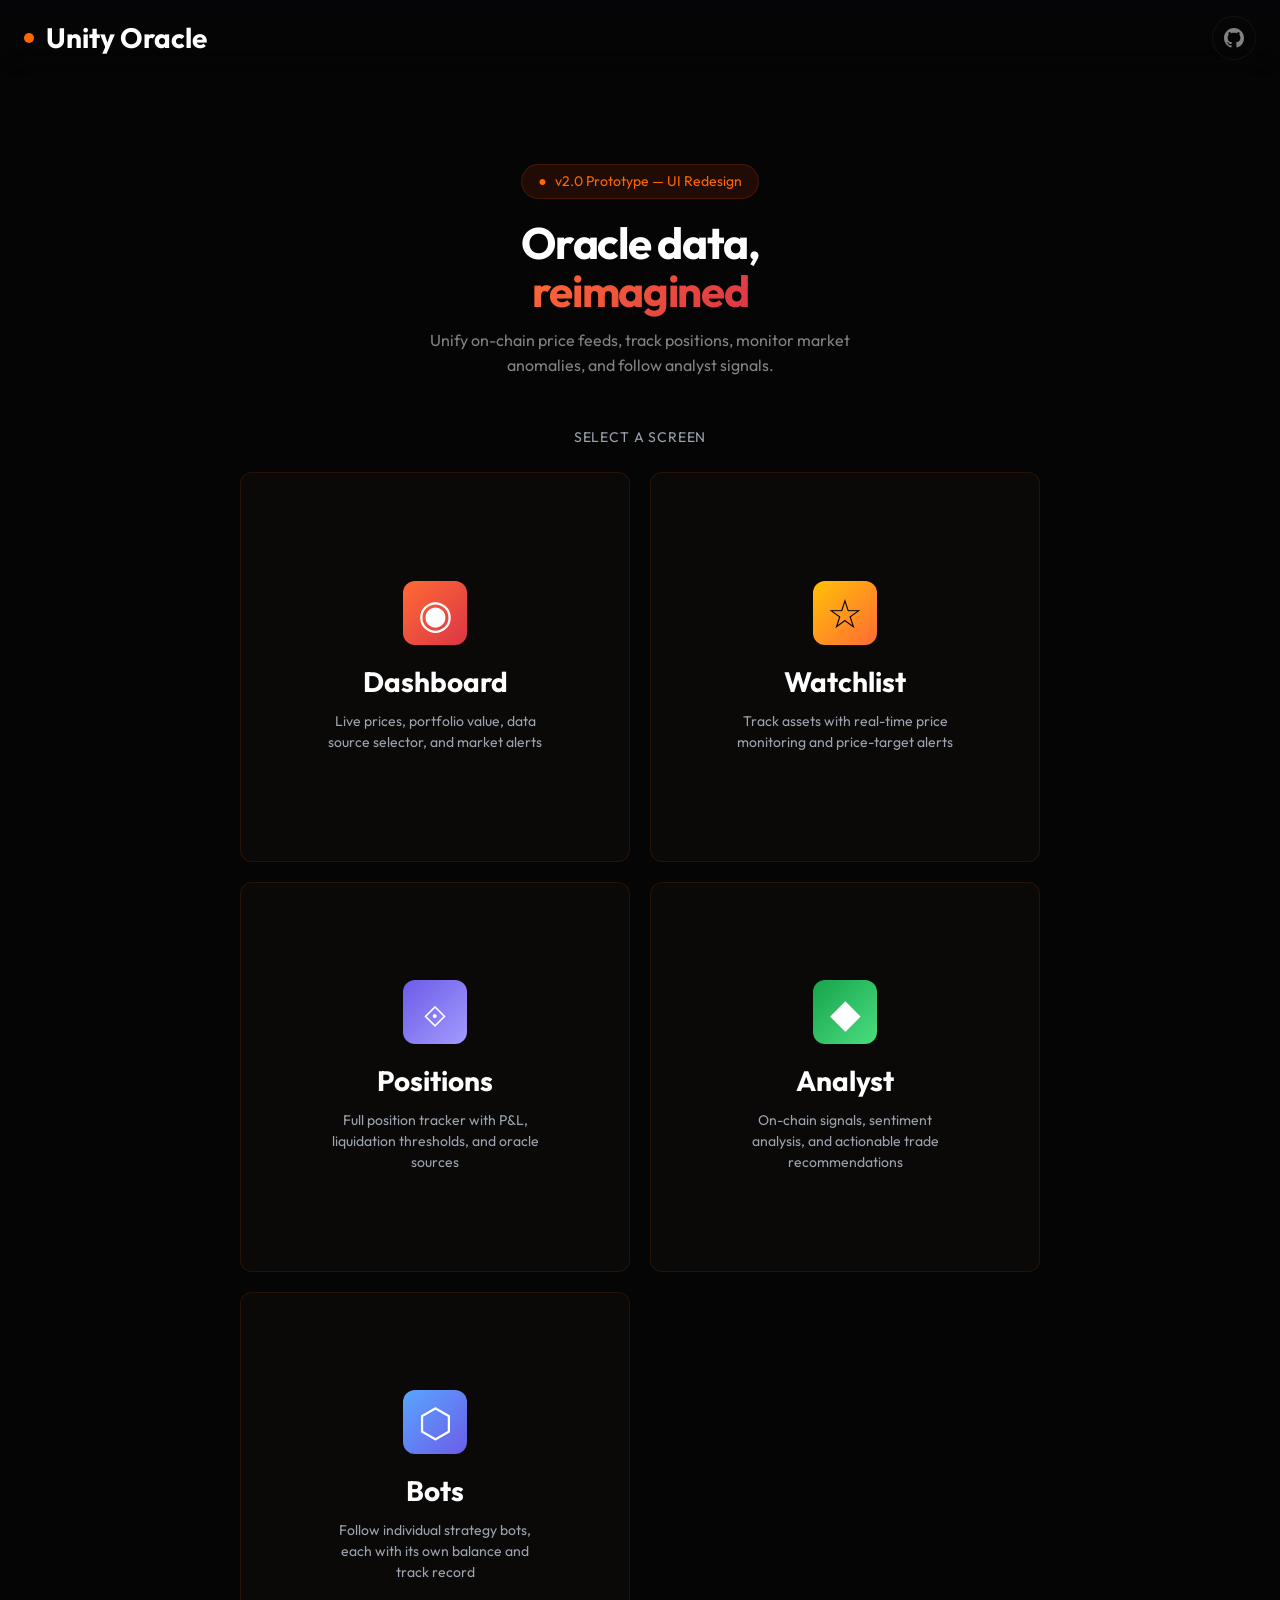
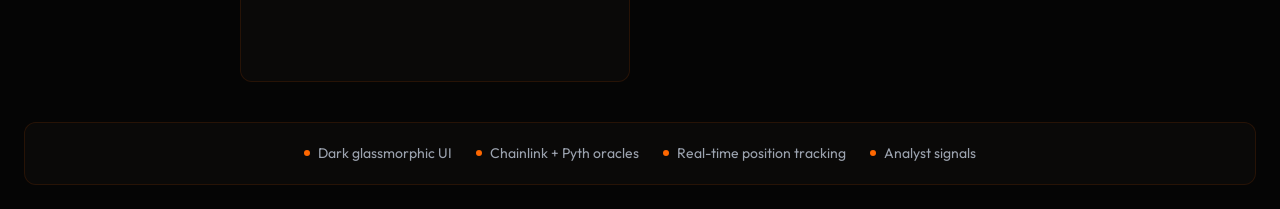
<file: mobile/index.html>
<!doctype html>
<html lang="en">
<head>
  <meta charset="utf-8" />
  <meta name="viewport" content="width=device-width, initial-scale=1" />
  <title>Unity Oracle Aggregator — App Prototype</title>
  <link rel="preconnect" href="https://fonts.googleapis.com" />
  <link rel="preconnect" href="https://fonts.gstatic.com" crossorigin />
  <link href="https://fonts.googleapis.com/css2?family=Outfit:wght@300;500;600;700&family=JetBrains+Mono:wght@400;500;700&display=swap" rel="stylesheet" />
  <link rel="stylesheet" href="css/app.css" />
  <style>
    @import url('https://fonts.cdnfonts.com/css/cabinet-grotesk');
    .hero {
      padding: 64px 0 48px;
      text-align: center;
      max-width: 600px;
      margin: 0 auto;
    }
    .hero .hero-badge {
      display: inline-flex;
      align-items: center;
      gap: var(--space-2);
      padding: 6px 16px;
      background: oklch(0.62 0.22 42 / 0.12);
      border: 1px solid oklch(0.62 0.22 42 / 0.2);
      border-radius: var(--radius-pill);
      font-size: var(--text-sm);
      color: var(--accent);
      margin-bottom: var(--space-5);
    }
    .hero h1 {
      font-family: var(--font-display);
      font-size: clamp(1.75rem, 4vw, 2.75rem);
      font-weight: 700;
      letter-spacing: -0.03em;
      line-height: 1.1;
      margin-bottom: var(--space-3);
    }
    .hero h1 .highlight {
      background: linear-gradient(135deg, #ff6b35, #dc3545);
      -webkit-background-clip: text;
      -webkit-text-fill-color: transparent;
      background-clip: text;
    }
    .hero p {
      font-size: var(--text-base);
      color: var(--fg-2);
      line-height: 1.6;
      max-width: 480px;
      margin: 0 auto;
    }
    .launcher-label {
      text-align: center;
      font-size: var(--text-sm);
      color: var(--muted);
      margin-bottom: var(--space-6);
      letter-spacing: 0.06em;
      text-transform: uppercase;
    }
    .tech-stack {
      display: flex;
      gap: var(--space-6);
      justify-content: center;
      flex-wrap: wrap;
      margin-top: var(--space-10);
      padding: var(--space-5);
    }
    .tech-stack span {
      font-size: var(--text-sm);
      color: var(--muted);
      display: flex;
      align-items: center;
      gap: var(--space-2);
    }
    .tech-stack .dot {
      width: 6px; height: 6px;
      border-radius: 50%;
      background: var(--accent);
    }
    @media (max-width: 767px) {
      .hero { padding: 40px 0 32px; }
    }
  </style>
</head>
<body class="bg-gradient">
  <nav class="nav-bar">
    <div class="logo">
      <span class="accent-dot"></span>
      Unity Oracle
      <div class="glass logo-dropdown" id="logoDropdown">
        <a href="profile.html" class="dd-item">
          <div class="dd-icon" style="background:linear-gradient(135deg,#5865F2,#7289da);color:#fff;">●</div>
          Profile
        </a>
        <a href="settings.html" class="dd-item">
          <div class="dd-icon" style="background:rgba(255,255,255,0.08);color:var(--fg-2);">⚙</div>
          Settings
        </a>
      </div>
    </div>
    <div class="nav-actions">
      <a href="https://github.com/faucetfriend-code/Rug-or-Riches" target="_blank" style="display:flex;">
        <button class="icon-btn" title="GitHub">
          <svg width="20" height="20" viewBox="0 0 24 24" fill="currentColor"><path d="M12 0C5.37 0 0 5.37 0 12c0 5.31 3.435 9.795 8.205 11.385.6.105.825-.255.825-.57 0-.285-.015-1.23-.015-2.235-3.015.555-3.795-.735-4.035-1.41-.135-.345-.72-1.41-1.23-1.695-.42-.225-1.02-.78-.015-.795.945-.015 1.62.87 1.845 1.23 1.08 1.815 2.805 1.305 3.495.99.105-.78.42-1.305.765-1.605-2.67-.3-5.46-1.335-5.46-5.925 0-1.305.465-2.385 1.23-3.225-.12-.3-.54-1.53.12-3.18 0 0 1.005-.315 3.3 1.23.96-.27 1.98-.405 3-.405s2.04.135 3 .405c2.295-1.56 3.3-1.23 3.3-1.23.66 1.65.24 2.88.12 3.18.765.84 1.23 1.905 1.23 3.225 0 4.605-2.805 5.625-5.475 5.925.435.375.81 1.095.81 2.22 0 1.605-.015 2.895-.015 3.3 0 .315.225.69.825.57A12.02 12.02 0 0 0 24 12c0-6.63-5.37-12-12-12z"/></svg>
        </button>
      </a>
    </div>
  </nav>

  <main class="page">
    <section class="hero">
      <div class="hero-badge"><span>●</span> v2.0 Prototype — UI Redesign</div>
      <h1>Oracle data,<br /><span class="highlight">reimagined</span></h1>
      <p>Unify on-chain price feeds, track positions, monitor market anomalies, and follow analyst signals.</p>
    </section>

    <div class="launcher-label">Select a screen</div>

    <div class="square-grid">
      <a href="dashboard.html" class="square-card glass">
        <div class="sq-icon" style="background:linear-gradient(135deg,#ff6b35,#dc3545);color:#fff;">◉</div>
        <h3>Dashboard</h3>
        <p>Live prices, portfolio value, data source selector, and market alerts</p>
      </a>

      <a href="watchlist.html" class="square-card glass">
        <div class="sq-icon" style="background:linear-gradient(135deg,#ffc107,#ff6b35);color:#000;">☆</div>
        <h3>Watchlist</h3>
        <p>Track assets with real-time price monitoring and price-target alerts</p>
      </a>

      <a href="positions.html" class="square-card glass">
        <div class="sq-icon" style="background:linear-gradient(135deg,#6c5ce7,#a29bfe);color:#fff;">⟐</div>
        <h3>Positions</h3>
        <p>Full position tracker with P&L, liquidation thresholds, and oracle sources</p>
      </a>

      <a href="analyst.html" class="square-card glass">
        <div class="sq-icon" style="background:linear-gradient(135deg,#17a34a,#4ade80);color:#fff;">◆</div>
        <h3>Analyst</h3>
        <p>On-chain signals, sentiment analysis, and actionable trade recommendations</p>
      </a>

      <a href="bots.html" class="square-card glass">
        <div class="sq-icon" style="background:linear-gradient(135deg,#58a6ff,#6c5ce7);color:#fff;">⬡</div>
        <h3>Bots</h3>
        <p>Follow individual strategy bots, each with its own balance and track record</p>
      </a>
    </div>

    <div class="glass tech-stack">
      <span><span class="dot"></span>Dark glassmorphic UI</span>
      <span><span class="dot"></span>Chainlink + Pyth oracles</span>
      <span><span class="dot"></span>Real-time position tracking</span>
      <span><span class="dot"></span>Analyst signals</span>
    </div>
  </main>

  <script src="js/app.js"></script>
</body>
</html>
</file>
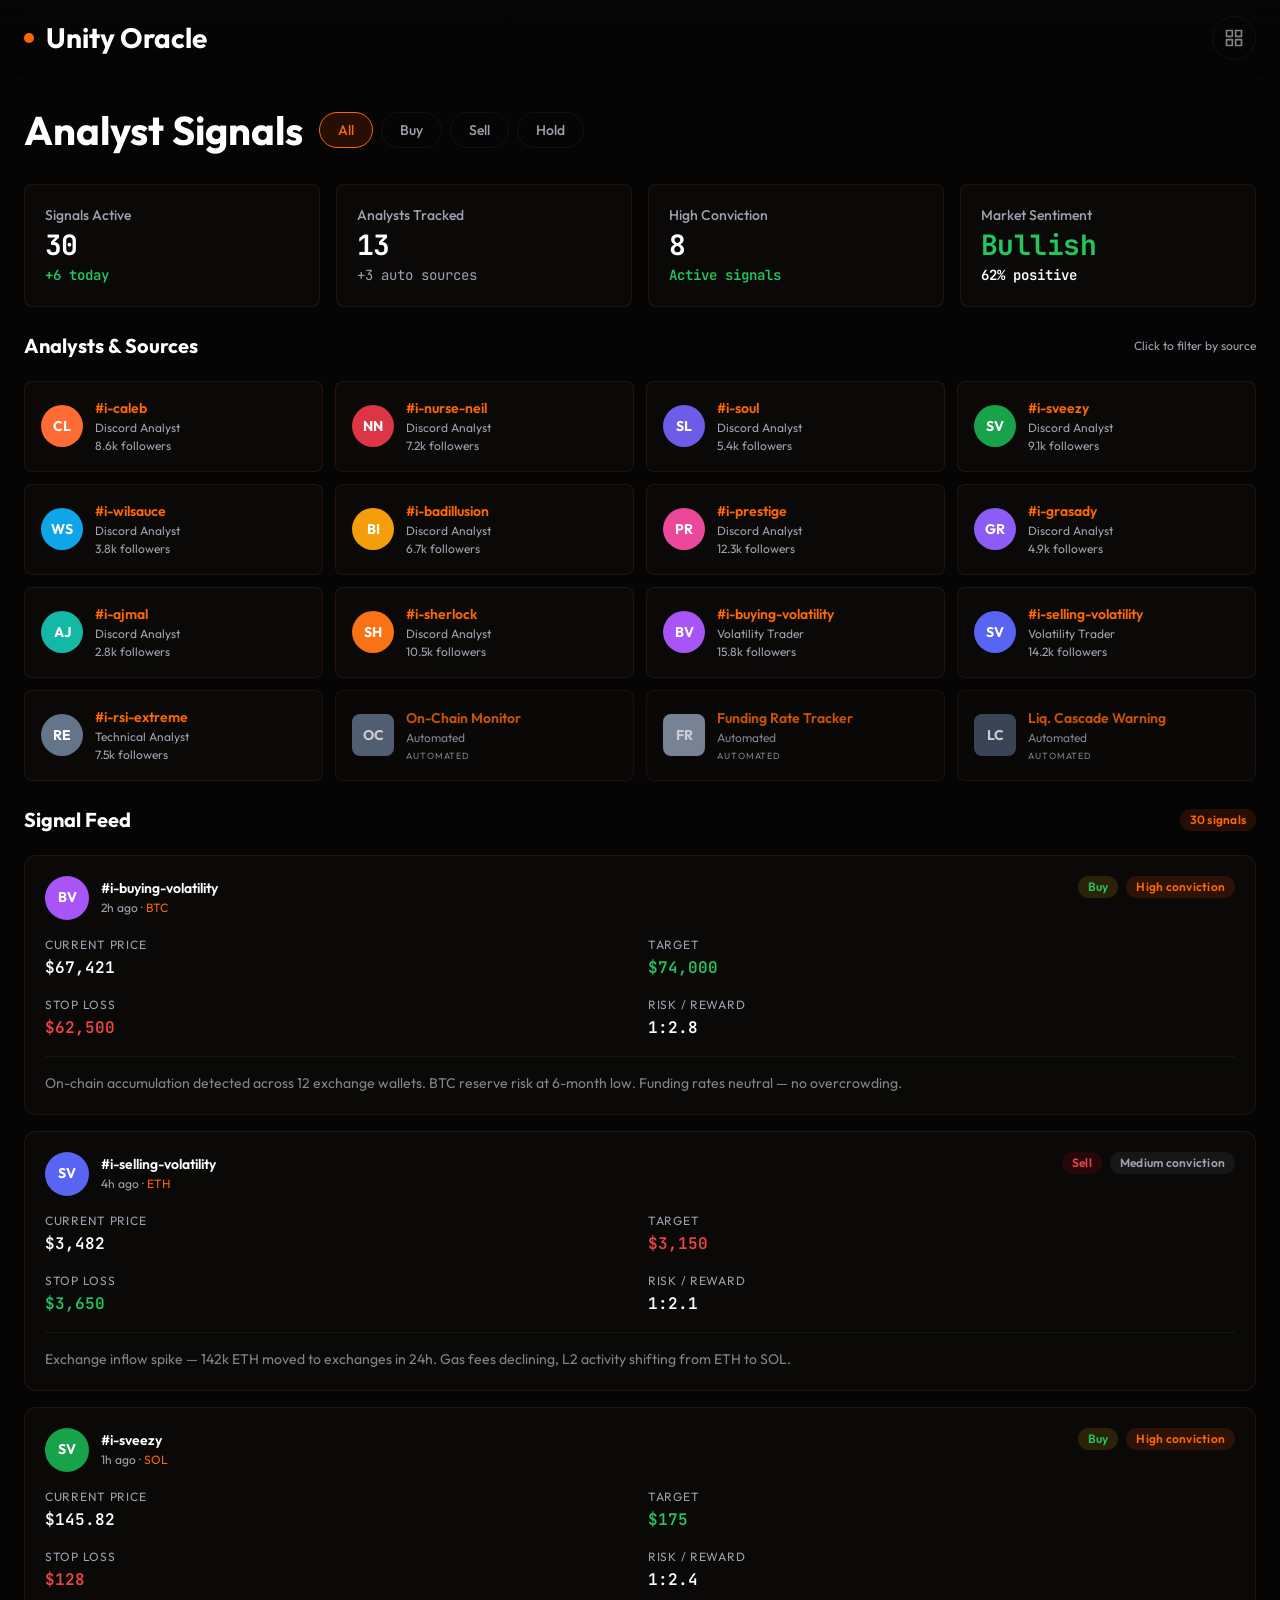
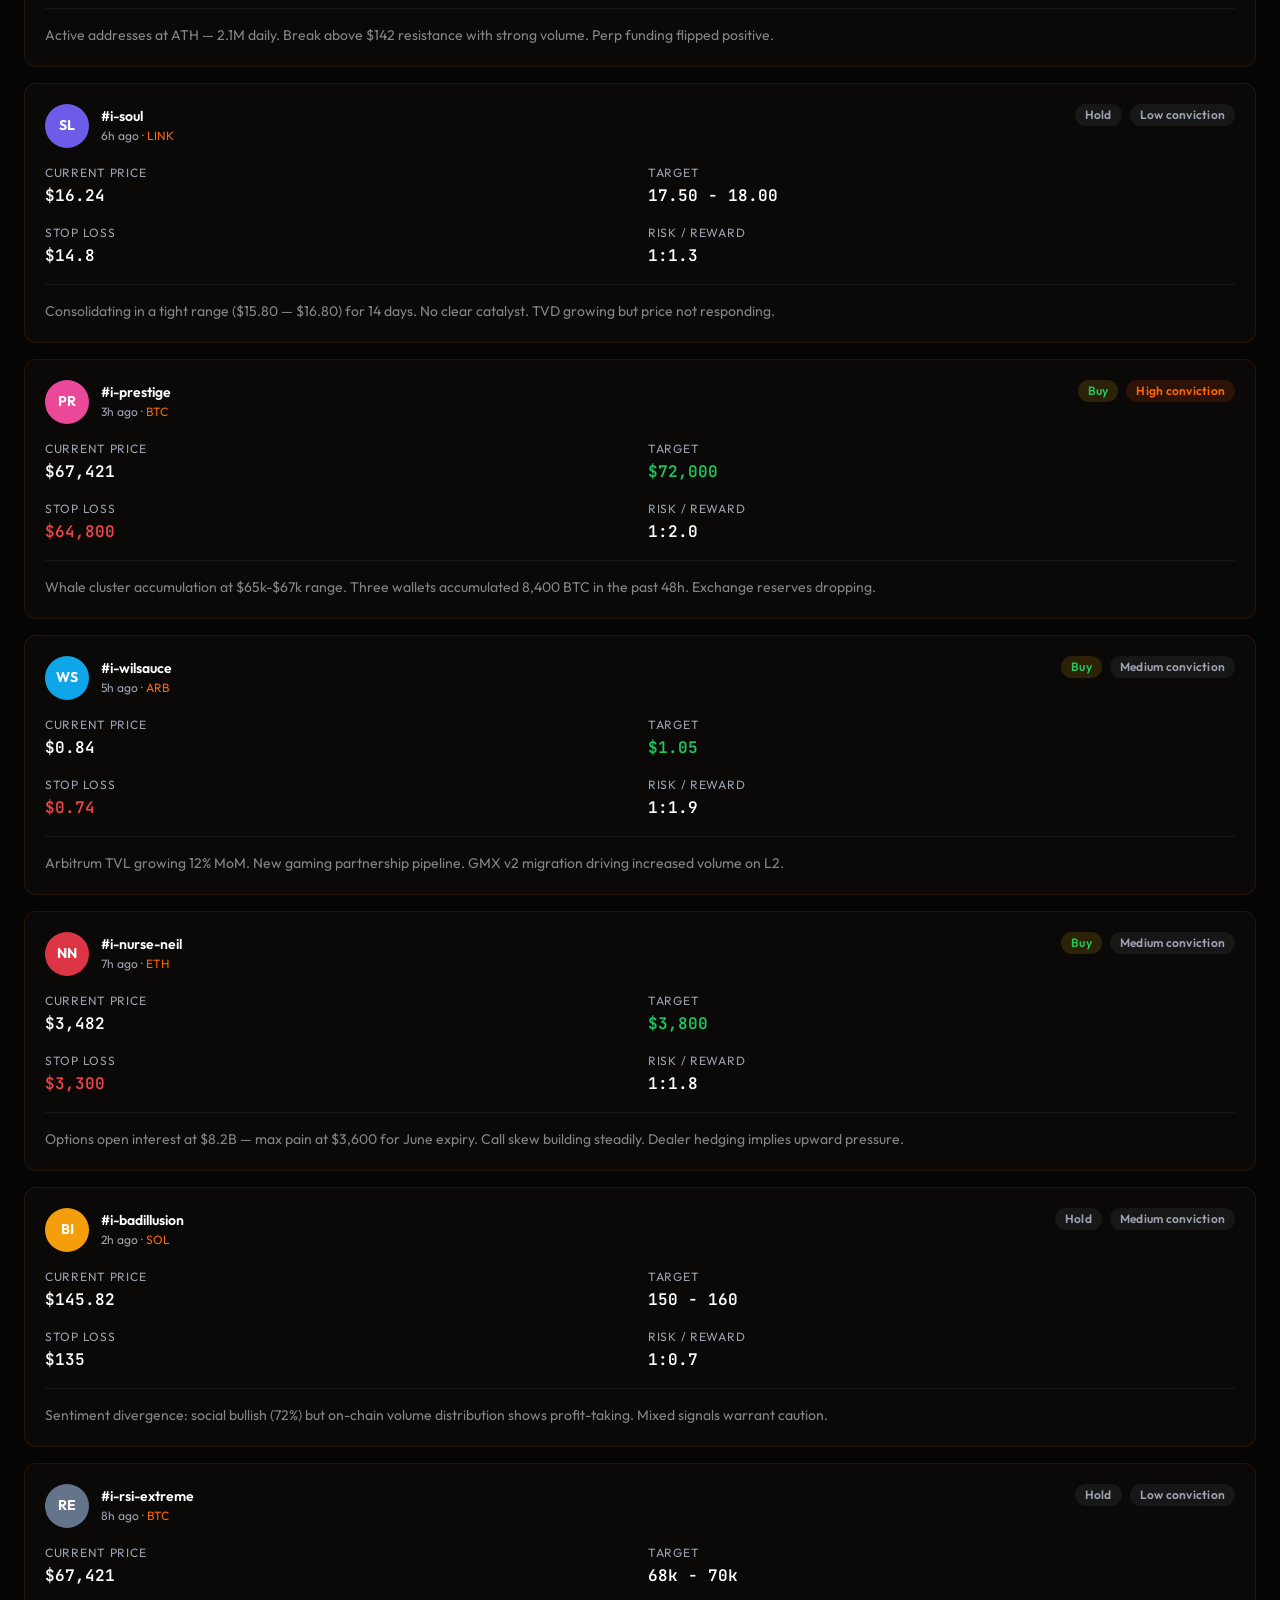
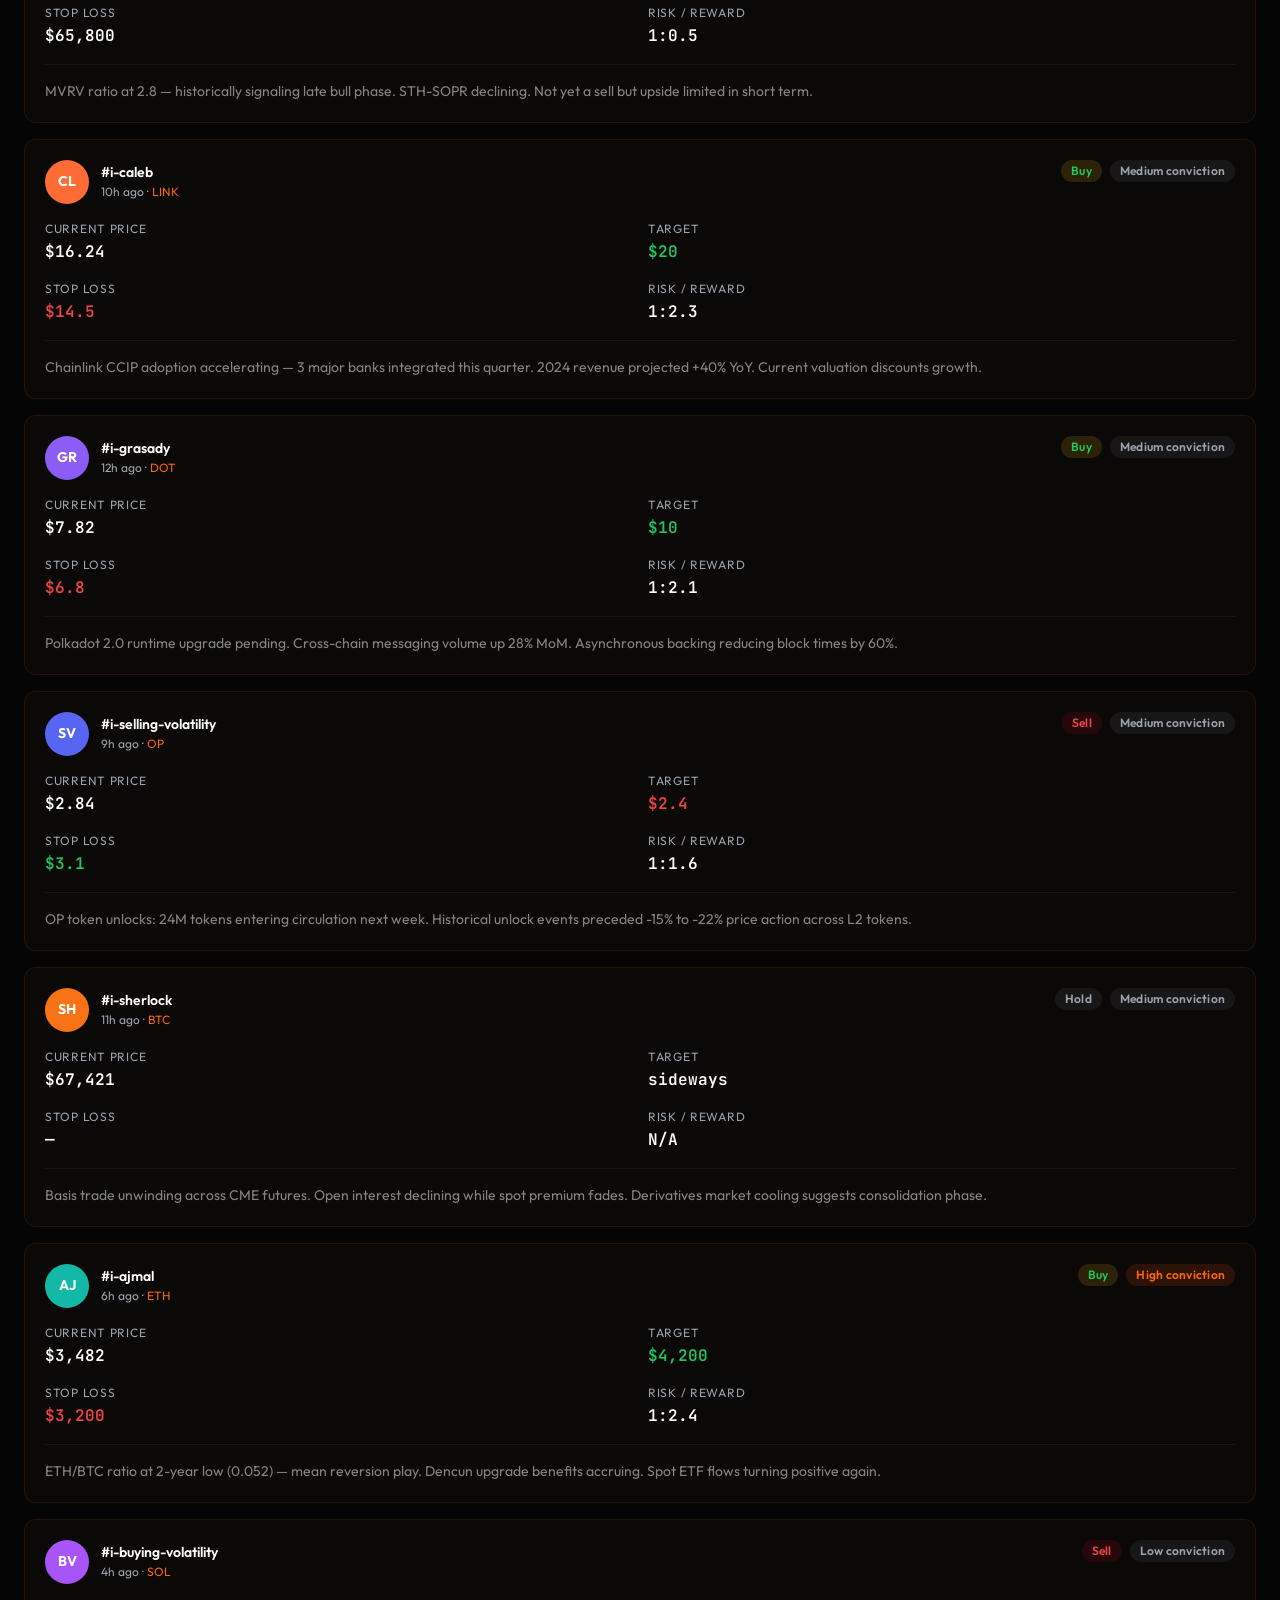
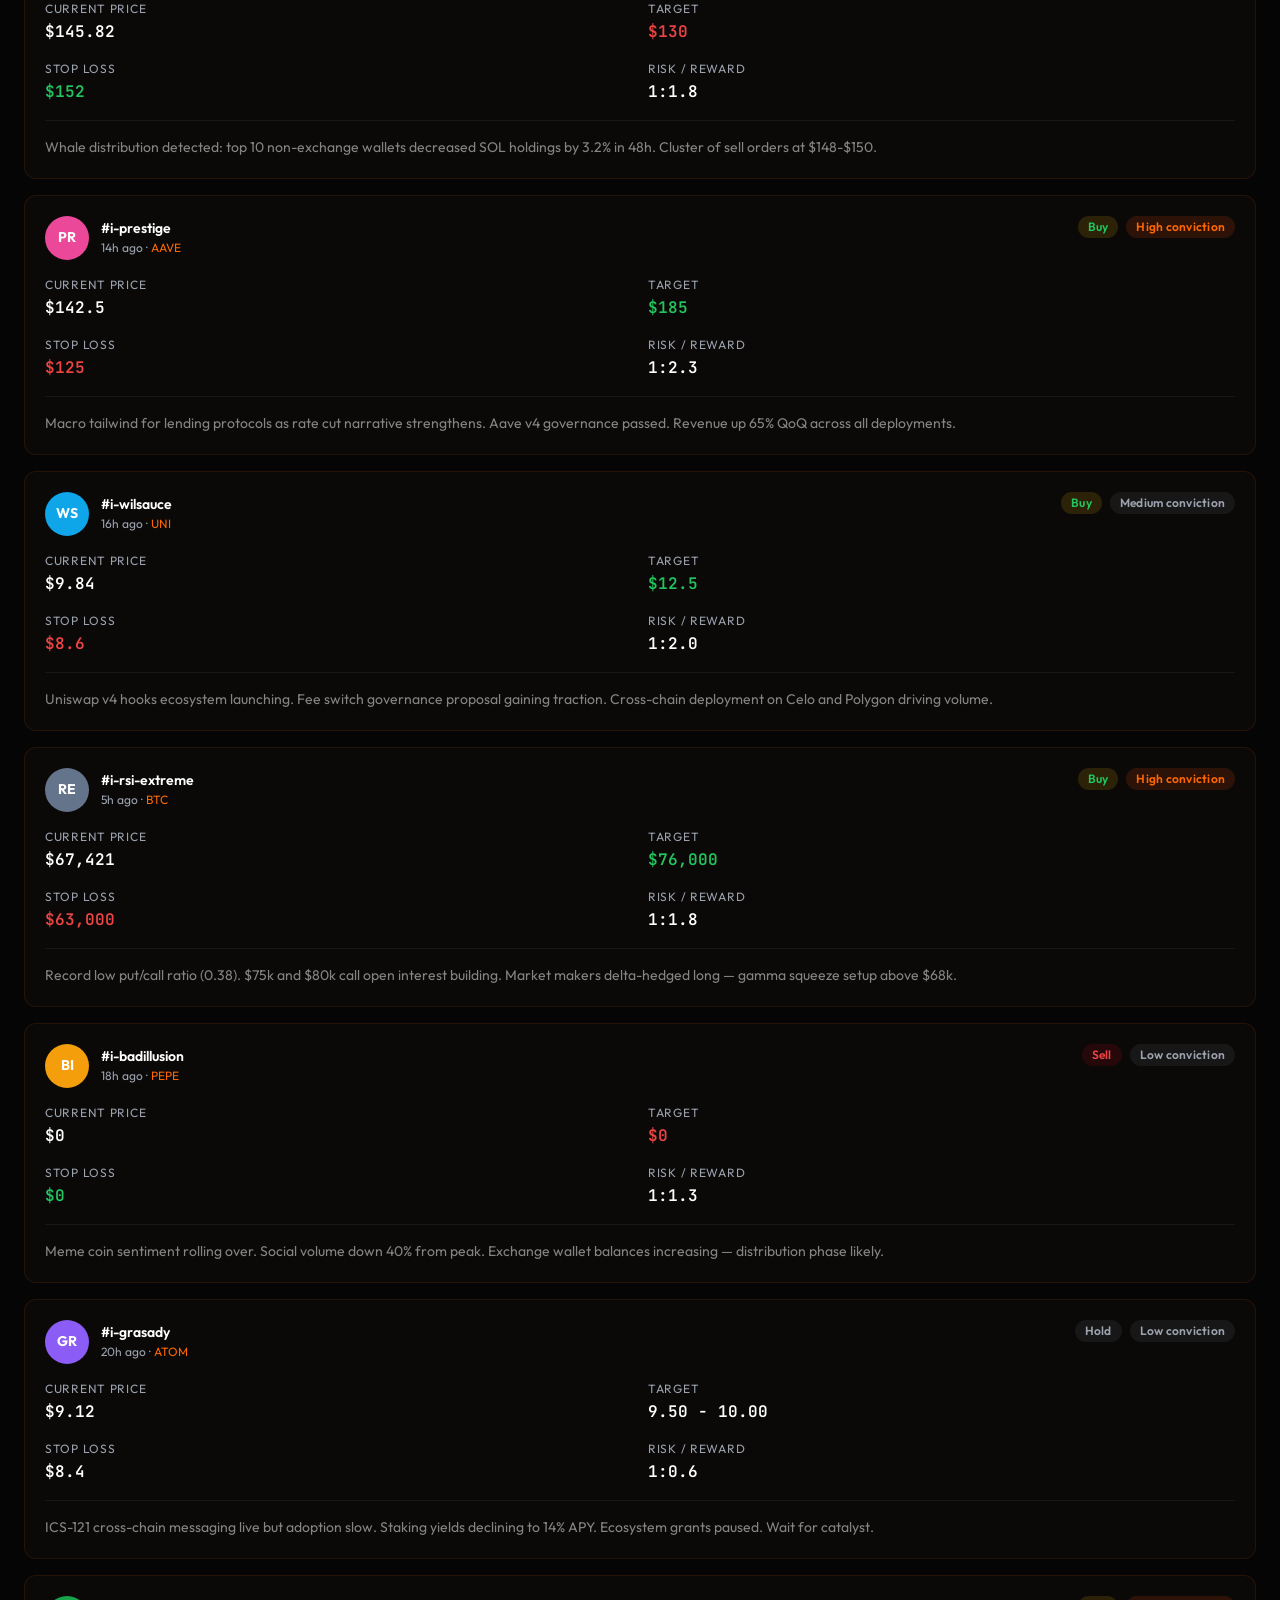
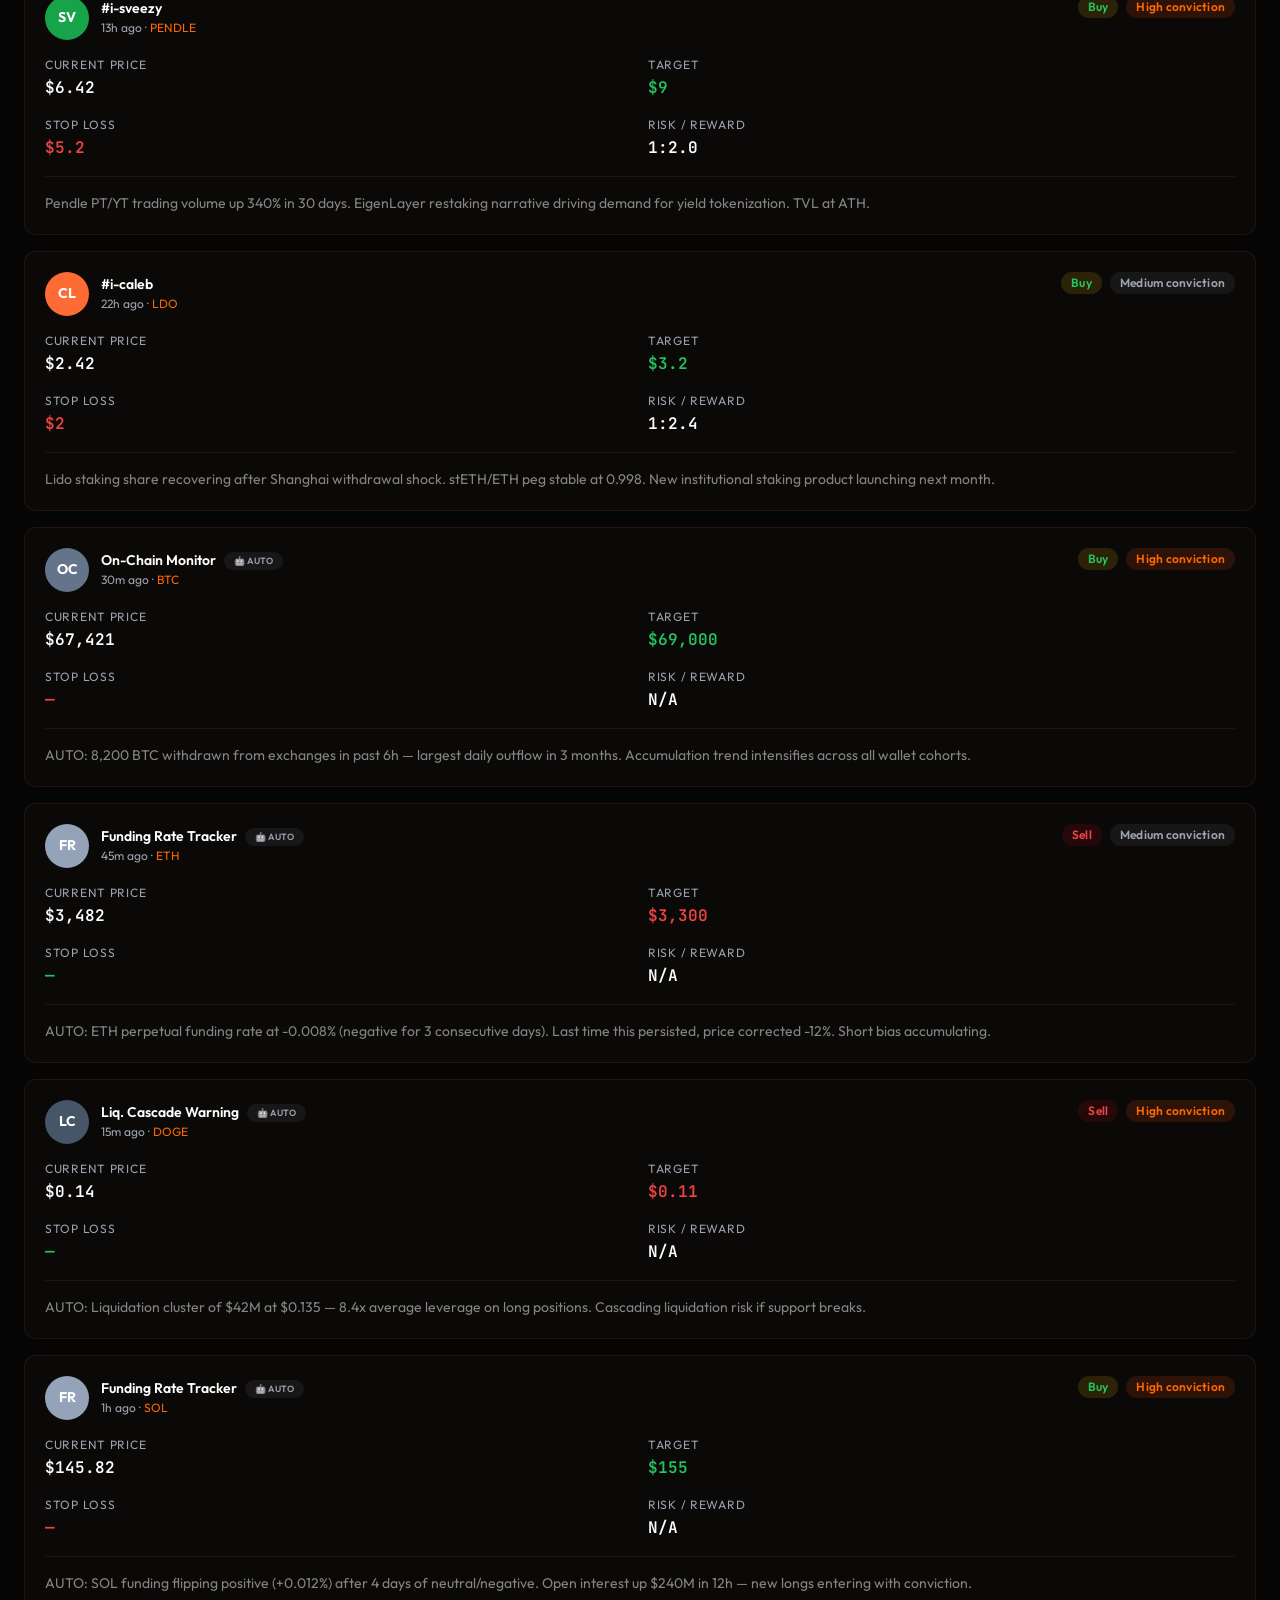
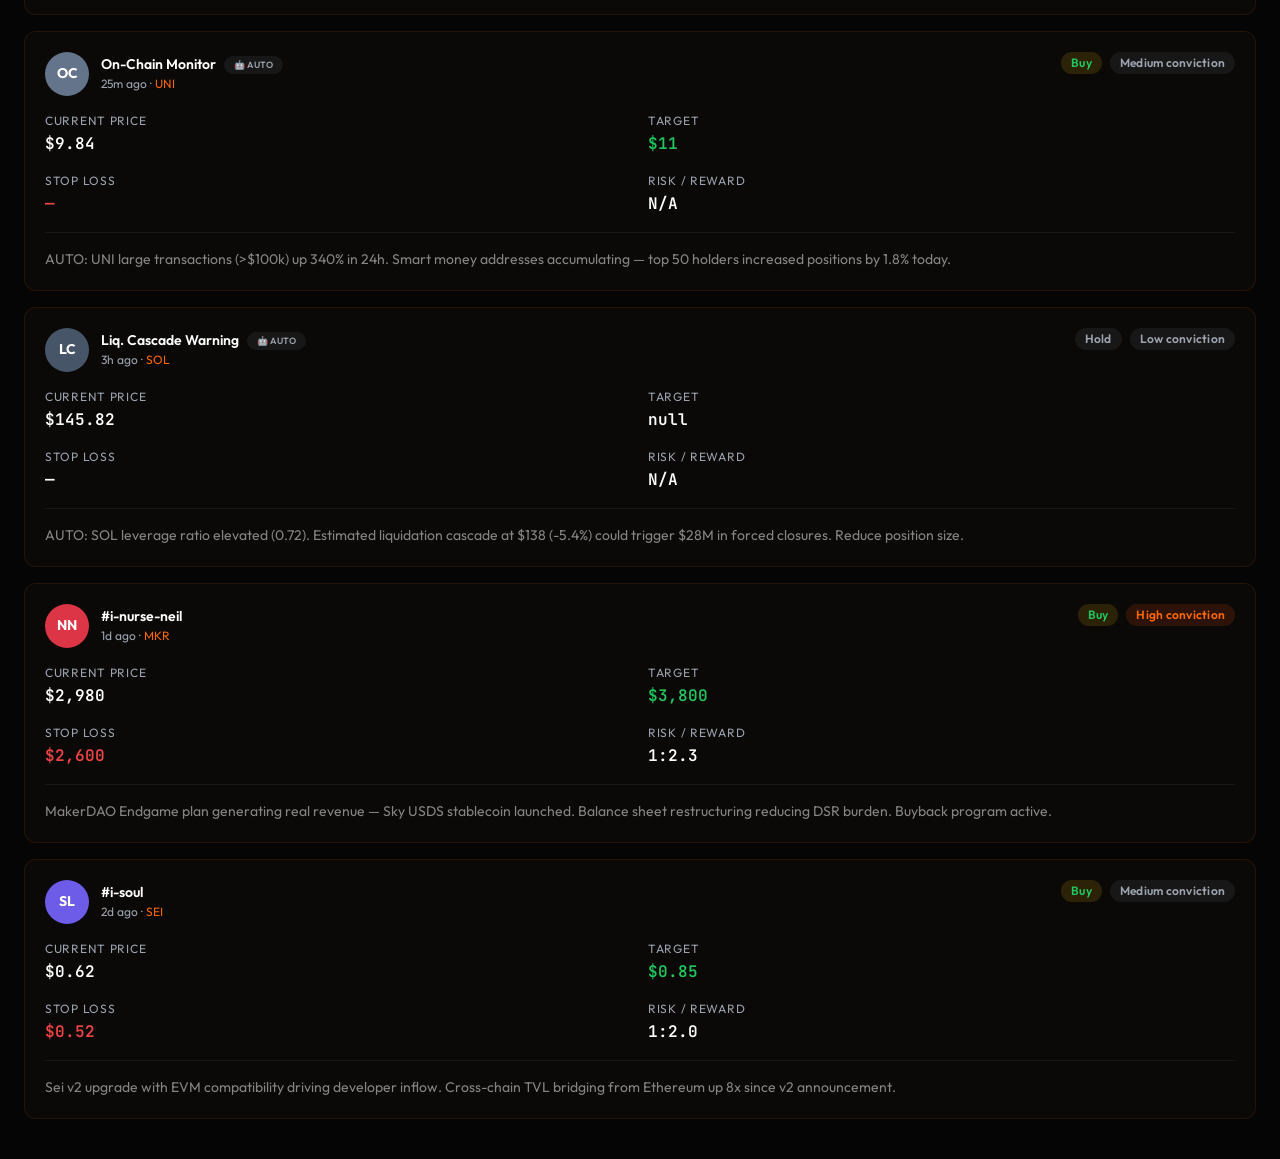
<file: mobile/analyst.html>
<!doctype html>
<html lang="en">
<head>
  <meta charset="utf-8" />
  <meta name="viewport" content="width=device-width, initial-scale=1" />
  <title>Analyst Signals — Unity Oracle Aggregator</title>
  <link rel="preconnect" href="https://fonts.googleapis.com" />
  <link rel="preconnect" href="https://fonts.gstatic.com" crossorigin />
  <link href="https://fonts.googleapis.com/css2?family=Outfit:wght@300;500;600;700&family=JetBrains+Mono:wght@400;500;700&display=swap" rel="stylesheet" />
  <link rel="stylesheet" href="css/app.css" />
  <style>
    @import url('https://fonts.cdnfonts.com/css/cabinet-grotesk');
  </style>
</head>
<body class="bg-gradient">
  <nav class="nav-bar">
    <div class="logo">
      <span class="accent-dot"></span>
      Unity Oracle
      <div class="glass logo-dropdown" id="logoDropdown">
        <a href="profile.html" class="dd-item">
          <div class="dd-icon" style="background:linear-gradient(135deg,#5865F2,#7289da);color:#fff;">●</div>
          Profile
        </a>
        <a href="settings.html" class="dd-item">
          <div class="dd-icon" style="background:rgba(255,255,255,0.08);color:var(--fg-2);">⚙</div>
          Settings
        </a>
      </div>
    </div>
    <div class="nav-actions">
      <a href="index.html" style="display:flex;">
        <button class="icon-btn" title="All screens">
          <svg width="20" height="20" viewBox="0 0 24 24" fill="none" stroke="currentColor" stroke-width="2" stroke-linecap="round" stroke-linejoin="round"><rect x="3" y="3" width="7" height="7"/><rect x="14" y="3" width="7" height="7"/><rect x="14" y="14" width="7" height="7"/><rect x="3" y="14" width="7" height="7"/></svg>
        </button>
      </a>
    </div>
  </nav>

  <main class="page">
    <div class="analyst-header">
      <h2>Analyst Signals</h2>
      <div class="analyst-filters">
        <button class="filter-btn active" data-filter="all">All</button>
        <button class="filter-btn" data-filter="buy">Buy</button>
        <button class="filter-btn" data-filter="sell">Sell</button>
        <button class="filter-btn" data-filter="hold">Hold</button>
      </div>
    </div>

    <!-- Summary stats -->
    <div class="grid-4" style="margin-bottom:var(--space-6);">
      <div class="glass-sm stat-card">
        <div class="stat-label">Signals Active</div>
        <div class="stat-value" style="font-size:var(--text-xl);">30</div>
        <div class="stat-change up">+6 today</div>
      </div>
      <div class="glass-sm stat-card">
        <div class="stat-label">Analysts Tracked</div>
        <div class="stat-value" style="font-size:var(--text-xl);">13</div>
        <div class="stat-change up"><span style="color:var(--muted);font-weight:400;">+3 auto sources</span></div>
      </div>
      <div class="glass-sm stat-card">
        <div class="stat-label">High Conviction</div>
        <div class="stat-value" style="font-size:var(--text-xl);">8</div>
        <div class="stat-change up">Active signals</div>
      </div>
      <div class="glass-sm stat-card">
        <div class="stat-label">Market Sentiment</div>
        <div class="stat-value" style="font-size:var(--text-xl);color:var(--positive);">Bullish</div>
        <div class="stat-change">62% positive</div>
      </div>
    </div>

    <!-- Analyst grid (11 analysts + 3 automated) -->
    <div class="section-header">
      <h3 style="font-family:var(--font-display);font-size:var(--text-lg);font-weight:700;">Analysts & Sources</h3>
      <span style="font-size:var(--text-xs);color:var(--muted);">Click to filter by source</span>
    </div>
    <div class="analyst-grid" id="analystGrid"></div>

    <!-- Coin detail header (shown when ?token=X) -->
    <div class="glass coin-header" id="coinHeader" style="display:none;"></div>

    <!-- Signal cards -->
    <div class="section-header">
      <h3 style="font-family:var(--font-display);font-size:var(--text-lg);font-weight:700;">Signal Feed</h3>
      <span class="badge badge-accent" id="signalCount">30 signals</span>
    </div>
    <div id="signalContainer"></div>
  </main>

  <script src="js/app.js"></script>
</body>
</html>
</file>
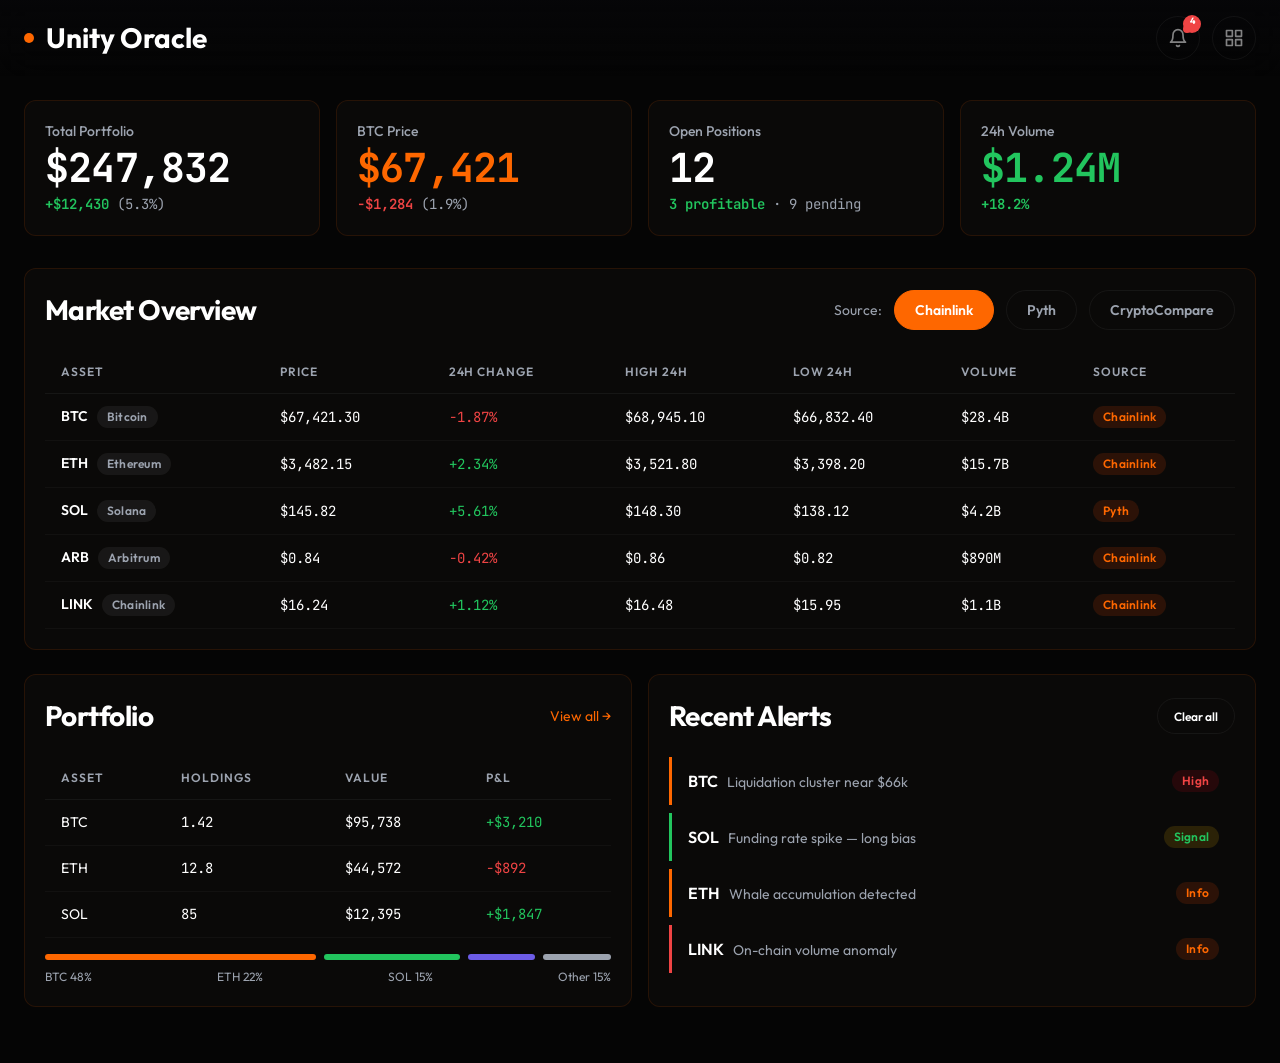
<file: mobile/dashboard.html>
<!doctype html>
<html lang="en">
<head>
  <meta charset="utf-8" />
  <meta name="viewport" content="width=device-width, initial-scale=1" />
  <title>Dashboard — Unity Oracle Aggregator</title>
  <link rel="preconnect" href="https://fonts.googleapis.com" />
  <link rel="preconnect" href="https://fonts.gstatic.com" crossorigin />
  <link href="https://fonts.googleapis.com/css2?family=Outfit:wght@300;500;600;700&family=JetBrains+Mono:wght@400;500;700&display=swap" rel="stylesheet" />
  <link rel="stylesheet" href="css/app.css" />
  <style>
    @import url('https://fonts.cdnfonts.com/css/cabinet-grotesk');
    .hero-metrics { display: grid; grid-template-columns: repeat(4, 1fr); gap: var(--space-4); margin-bottom: var(--space-8); }
    .market-panel { padding: var(--space-5); margin-bottom: var(--space-6); }
    .portfolio-card { padding: var(--space-5); }
    .source-toggle .src-btn { padding: 8px 20px; font-size: var(--text-sm); font-weight: 600; background: transparent; border: 1px solid var(--border-glass); border-radius: var(--radius-pill); color: var(--muted); transition: all var(--motion-fast) var(--ease-out); min-height: 40px; }
    .source-toggle .src-btn:hover { border-color: var(--accent); color: var(--fg-2); }
    .source-toggle .src-btn.active { background: var(--accent); border-color: var(--accent); color: #fff; box-shadow: var(--accent-glow); }
    .recent-alert { padding: 12px 16px; border-left: 3px solid var(--accent); margin-bottom: 8px; }
    .recent-alert.alert-red { border-left-color: var(--negative); }
    .recent-alert.alert-gold { border-left-color: var(--positive); }
    .portfolio-allocation { display: flex; gap: var(--space-2); margin-top: var(--space-4); }
    .alloc-bar { height: 6px; border-radius: 3px; flex: 1; }

    @media (max-width: 1023px) { .hero-metrics { grid-template-columns: repeat(2, 1fr); } }
    @media (max-width: 767px) { .hero-metrics { grid-template-columns: 1fr; } }
  </style>
</head>
<body class="bg-gradient">
  <!-- Nav -->
  <nav class="nav-bar">
    <div class="logo">
      <span class="accent-dot"></span>
      Unity Oracle
      <div class="glass logo-dropdown" id="logoDropdown">
        <a href="profile.html" class="dd-item">
          <div class="dd-icon" style="background:linear-gradient(135deg,#5865F2,#7289da);color:#fff;">●</div>
          Profile
        </a>
        <a href="settings.html" class="dd-item">
          <div class="dd-icon" style="background:rgba(255,255,255,0.08);color:var(--fg-2);">⚙</div>
          Settings
        </a>
      </div>
    </div>
    <div class="nav-actions">
      <div style="position:relative;">
        <button class="icon-btn" id="notifBell">
          <svg width="20" height="20" viewBox="0 0 24 24" fill="none" stroke="currentColor" stroke-width="2" stroke-linecap="round" stroke-linejoin="round"><path d="M18 8A6 6 0 0 0 6 8c0 7-3 9-3 9h18s-3-2-3-9"/><path d="M13.73 21a2 2 0 0 1-3.46 0"/></svg>
          <span class="notif-badge-dot dot"></span>
          <span class="notif-unread-count" style="position:absolute;top:-2px;right:-2px;background:var(--negative);color:#fff;font-size:9px;font-weight:700;width:18px;height:18px;border-radius:50%;display:grid;place-items:center;display:none;">0</span>
        </button>
      </div>
      <a href="index.html" style="display:flex;">
        <button class="icon-btn" title="All screens">
          <svg width="20" height="20" viewBox="0 0 24 24" fill="none" stroke="currentColor" stroke-width="2" stroke-linecap="round" stroke-linejoin="round"><rect x="3" y="3" width="7" height="7"/><rect x="14" y="3" width="7" height="7"/><rect x="14" y="14" width="7" height="7"/><rect x="3" y="14" width="7" height="7"/></svg>
        </button>
      </a>
    </div>
  </nav>

  <main class="page">
    <!-- Hero Metrics -->
    <div class="hero-metrics">
      <div class="glass stat-card">
        <div class="stat-label">Total Portfolio</div>
        <div class="stat-value" style="color:var(--fg);">$247,832</div>
        <div class="stat-change up">+$12,430 <span style="font-weight:400;color:var(--muted);">(5.3%)</span></div>
      </div>
      <div class="glass stat-card">
        <div class="stat-label">BTC Price</div>
        <div class="stat-value" style="color:var(--accent);">$67,421</div>
        <div class="stat-change down">-$1,284 <span style="font-weight:400;color:var(--muted);">(1.9%)</span></div>
      </div>
      <div class="glass stat-card">
        <div class="stat-label">Open Positions</div>
        <div class="stat-value">12</div>
        <div class="stat-change up">3 profitable <span style="font-weight:400;color:var(--muted);">· 9 pending</span></div>
      </div>
      <div class="glass stat-card">
        <div class="stat-label">24h Volume</div>
        <div class="stat-value" style="color:var(--positive);">$1.24M</div>
        <div class="stat-change up">+18.2%</div>
      </div>
    </div>

    <!-- Data source toggle + Market overview -->
    <div class="market-panel glass">
      <div class="section-header">
        <h2>Market Overview</h2>
        <div class="row gap-3 source-toggle">
          <span style="font-size:var(--text-sm);color:var(--muted);">Source:</span>
          <button class="src-btn active" data-source="chainlink">Chainlink</button>
          <button class="src-btn" data-source="pyth">Pyth</button>
          <button class="src-btn" data-source="cryptocompare">CryptoCompare</button>
        </div>
      </div>

      <table class="data-table">
        <thead>
          <tr>
            <th>Asset</th>
            <th>Price</th>
            <th>24h Change</th>
            <th>High 24h</th>
            <th>Low 24h</th>
            <th>Volume</th>
            <th>Source</th>
          </tr>
        </thead>
        <tbody>
          <tr>
            <td><span style="font-weight:600;">BTC</span> <span class="badge badge-muted" style="margin-left:6px;">Bitcoin</span></td>
            <td class="mono">$67,421.30</td>
            <td class="mono down">-1.87%</td>
            <td class="mono">$68,945.10</td>
            <td class="mono">$66,832.40</td>
            <td class="mono">$28.4B</td>
            <td><span class="badge badge-accent">Chainlink</span></td>
          </tr>
          <tr>
            <td><span style="font-weight:600;">ETH</span> <span class="badge badge-muted" style="margin-left:6px;">Ethereum</span></td>
            <td class="mono">$3,482.15</td>
            <td class="mono up">+2.34%</td>
            <td class="mono">$3,521.80</td>
            <td class="mono">$3,398.20</td>
            <td class="mono">$15.7B</td>
            <td><span class="badge badge-accent">Chainlink</span></td>
          </tr>
          <tr>
            <td><span style="font-weight:600;">SOL</span> <span class="badge badge-muted" style="margin-left:6px;">Solana</span></td>
            <td class="mono">$145.82</td>
            <td class="mono up">+5.61%</td>
            <td class="mono">$148.30</td>
            <td class="mono">$138.12</td>
            <td class="mono">$4.2B</td>
            <td><span class="badge badge-accent">Pyth</span></td>
          </tr>
          <tr>
            <td><span style="font-weight:600;">ARB</span> <span class="badge badge-muted" style="margin-left:6px;">Arbitrum</span></td>
            <td class="mono">$0.84</td>
            <td class="mono down">-0.42%</td>
            <td class="mono">$0.86</td>
            <td class="mono">$0.82</td>
            <td class="mono">$890M</td>
            <td><span class="badge badge-accent">Chainlink</span></td>
          </tr>
          <tr>
            <td><span style="font-weight:600;">LINK</span> <span class="badge badge-muted" style="margin-left:6px;">Chainlink</span></td>
            <td class="mono">$16.24</td>
            <td class="mono up">+1.12%</td>
            <td class="mono">$16.48</td>
            <td class="mono">$15.95</td>
            <td class="mono">$1.1B</td>
            <td><span class="badge badge-accent">Chainlink</span></td>
          </tr>
        </tbody>
      </table>
    </div>

    <!-- Portfolio summary + recent alerts -->
    <div class="grid-2" style="margin-bottom:var(--space-8);">
      <div class="glass portfolio-card">
        <div class="section-header">
          <h2>Portfolio</h2>
          <a href="positions.html" style="font-size:var(--text-sm);">View all →</a>
        </div>
        <table class="data-table">
          <thead>
            <tr><th>Asset</th><th>Holdings</th><th>Value</th><th>P&L</th></tr>
          </thead>
          <tbody>
            <tr>
              <td>BTC</td><td class="mono">1.42</td>
              <td class="mono">$95,738</td>
              <td class="mono up">+$3,210</td>
            </tr>
            <tr>
              <td>ETH</td><td class="mono">12.8</td>
              <td class="mono">$44,572</td>
              <td class="mono down">-$892</td>
            </tr>
            <tr>
              <td>SOL</td><td class="mono">85</td>
              <td class="mono">$12,395</td>
              <td class="mono up">+$1,847</td>
            </tr>
          </tbody>
        </table>
        <div class="portfolio-allocation">
          <div class="alloc-bar" style="background:var(--accent);flex:4;"></div>
          <div class="alloc-bar" style="background:var(--positive);flex:2;"></div>
          <div class="alloc-bar" style="background:#6c5ce7;flex:1;"></div>
          <div class="alloc-bar" style="background:var(--muted);flex:1;"></div>
        </div>
        <div style="display:flex;justify-content:space-between;margin-top:var(--space-2);">
          <span style="font-size:var(--text-xs);color:var(--muted);">BTC 48%</span>
          <span style="font-size:var(--text-xs);color:var(--muted);">ETH 22%</span>
          <span style="font-size:var(--text-xs);color:var(--muted);">SOL 15%</span>
          <span style="font-size:var(--text-xs);color:var(--muted);">Other 15%</span>
        </div>
      </div>

      <div class="glass portfolio-card">
        <div class="section-header">
          <h2>Recent Alerts</h2>
          <button class="btn btn-ghost btn-sm">Clear all</button>
        </div>
        <div class="recent-alert row-between">
          <div><span style="font-weight:600;">BTC</span> <span style="font-size:var(--text-sm);color:var(--muted);margin-left:6px;">Liquidation cluster near $66k</span></div>
          <span class="badge badge-negative">High</span>
        </div>
        <div class="recent-alert alert-gold row-between">
          <div><span style="font-weight:600;">SOL</span> <span style="font-size:var(--text-sm);color:var(--muted);margin-left:6px;">Funding rate spike — long bias</span></div>
          <span class="badge badge-positive">Signal</span>
        </div>
        <div class="recent-alert row-between">
          <div><span style="font-weight:600;">ETH</span> <span style="font-size:var(--text-sm);color:var(--muted);margin-left:6px;">Whale accumulation detected</span></div>
          <span class="badge badge-accent">Info</span>
        </div>
        <div class="recent-alert alert-red row-between">
          <div><span style="font-weight:600;">LINK</span> <span style="font-size:var(--text-sm);color:var(--muted);margin-left:6px;">On-chain volume anomaly</span></div>
          <span class="badge badge-accent">Info</span>
        </div>
      </div>
    </div>
  </main>

  <!-- Notification Center -->
  <div class="notif-overlay" id="notifOverlay"></div>
  <div class="glass notif-modal" id="notifModal">
    <div class="notif-head">
      <h3>Notifications</h3>
      <div class="row gap-2">
        <button class="btn btn-ghost btn-sm" id="markAllRead">Mark all read</button>
        <button class="btn btn-ghost btn-sm" onclick="document.getElementById('notifOverlay').classList.remove('open');document.getElementById('notifModal').classList.remove('open');" style="color:var(--muted);font-size:var(--text-lg);padding:4px 8px;">✕</button>
      </div>
    </div>
    <div class="notif-cats">
      <button class="nf-cat active" data-cat="all">All</button>
      <button class="nf-cat" data-cat="price">Price</button>
      <button class="nf-cat" data-cat="portfolio">Portfolio</button>
      <button class="nf-cat" data-cat="analyst">Analyst</button>
      <button class="nf-cat" data-cat="system">System</button>
    </div>
    <div class="notif-list" id="notifList"></div>
  </div>

  <script src="js/app.js"></script>
  <script>
    // Source toggle interaction
    document.querySelectorAll('.src-btn').forEach(function (btn) {
      btn.addEventListener('click', function () {
        document.querySelectorAll('.src-btn').forEach(function (b) { b.classList.remove('active'); });
        this.classList.add('active');
      });
    });
  </script>
</body>
</html>
</file>
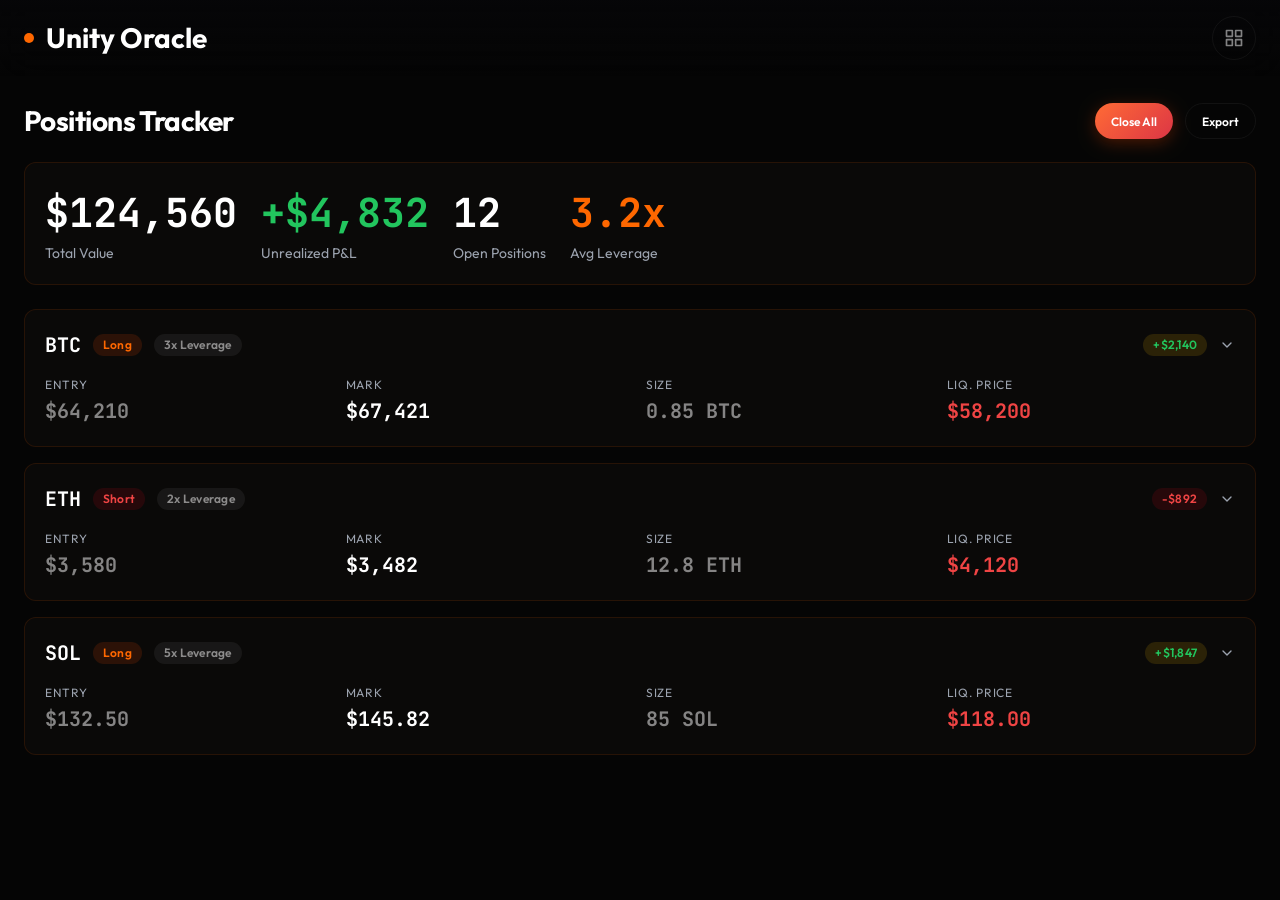
<file: mobile/positions.html>
<!doctype html>
<html lang="en">
<head>
  <meta charset="utf-8" />
  <meta name="viewport" content="width=device-width, initial-scale=1" />
  <title>Positions — Unity Oracle Aggregator</title>
  <link rel="preconnect" href="https://fonts.googleapis.com" />
  <link rel="preconnect" href="https://fonts.gstatic.com" crossorigin />
  <link href="https://fonts.googleapis.com/css2?family=Outfit:wght@300;500;600;700&family=JetBrains+Mono:wght@400;500;700&display=swap" rel="stylesheet" />
  <link rel="stylesheet" href="css/app.css" />
  <style>
    @import url('https://fonts.cdnfonts.com/css/cabinet-grotesk');
    .pos-card { padding: var(--space-5); margin-bottom: var(--space-4); cursor: pointer; transition: all var(--motion-fast) var(--ease-out); }
    .pos-card:hover { border-color: oklch(0.62 0.22 42 / 0.3); }
    .pos-card .pos-header { display: flex; align-items: center; justify-content: space-between; margin-bottom: var(--space-4); }
    .pos-card .pos-metrics { display: grid; grid-template-columns: repeat(4, 1fr); gap: var(--space-3); }
    .pos-card .pos-metric .label { font-size: var(--text-xs); color: var(--muted); text-transform: uppercase; letter-spacing: 0.06em; }
    .pos-card .pos-metric .value { font-family: var(--font-mono); font-size: var(--text-lg); font-weight: 700; margin-top: 2px; }
    .pos-detail { display: none; padding: var(--space-4); margin-top: var(--space-3); border-top: 1px solid var(--border-glass); }
    .pos-detail.open { display: block; }
    .pos-detail-grid { display: grid; grid-template-columns: repeat(3, 1fr); gap: var(--space-4); }
    .pos-summary { display: flex; gap: var(--space-6); flex-wrap: wrap; margin-bottom: var(--space-6); }
    .pos-summary .stat { display: flex; flex-direction: column; }
    .pos-summary .stat .val { font-family: var(--font-mono); font-size: var(--text-2xl); font-weight: 700; }
    .pos-summary .stat .lbl { font-size: var(--text-sm); color: var(--muted); }
    @media (max-width: 767px) { .pos-card .pos-metrics { grid-template-columns: repeat(2, 1fr); } .pos-detail-grid { grid-template-columns: 1fr; } }
  </style>
</head>
<body class="bg-gradient">
  <nav class="nav-bar">
    <div class="logo">
      <span class="accent-dot"></span>
      Unity Oracle
      <div class="glass logo-dropdown" id="logoDropdown">
        <a href="profile.html" class="dd-item">
          <div class="dd-icon" style="background:linear-gradient(135deg,#5865F2,#7289da);color:#fff;">●</div>
          Profile
        </a>
        <a href="settings.html" class="dd-item">
          <div class="dd-icon" style="background:rgba(255,255,255,0.08);color:var(--fg-2);">⚙</div>
          Settings
        </a>
      </div>
    </div>
    <div class="nav-actions">
      <a href="index.html" style="display:flex;">
        <button class="icon-btn" title="All screens">
          <svg width="20" height="20" viewBox="0 0 24 24" fill="none" stroke="currentColor" stroke-width="2" stroke-linecap="round" stroke-linejoin="round"><rect x="3" y="3" width="7" height="7"/><rect x="14" y="3" width="7" height="7"/><rect x="14" y="14" width="7" height="7"/><rect x="3" y="14" width="7" height="7"/></svg>
        </button>
      </a>
    </div>
  </nav>

  <main class="page">
    <div class="section-header">
      <h2>Positions Tracker</h2>
      <div class="row gap-3">
        <button class="btn btn-primary btn-sm btn-shine">Close All</button>
        <button class="btn btn-ghost btn-sm">Export</button>
      </div>
    </div>

    <!-- Summary -->
    <div class="glass pos-summary" style="padding:var(--space-5);">
      <div class="stat"><span class="val" style="color:var(--fg);">$124,560</span><span class="lbl">Total Value</span></div>
      <div class="stat"><span class="val" style="color:var(--positive);">+$4,832</span><span class="lbl">Unrealized P&L</span></div>
      <div class="stat"><span class="val" style="color:var(--fg);">12</span><span class="lbl">Open Positions</span></div>
      <div class="stat"><span class="val" style="color:var(--accent);">3.2x</span><span class="lbl">Avg Leverage</span></div>
    </div>

    <!-- Positions -->
    <div class="pos-card glass" data-position="btc">
      <div class="pos-header">
        <div class="row gap-3">
          <span style="font-family:var(--font-mono);font-weight:700;font-size:var(--text-lg);">BTC</span>
          <span class="badge badge-accent">Long</span>
          <span class="badge" style="background:rgba(255,255,255,0.06);color:var(--fg-2);">3x Leverage</span>
        </div>
        <div class="row gap-3">
          <span class="badge badge-positive">+$2,140</span>
          <svg width="16" height="16" viewBox="0 0 24 24" fill="none" stroke="currentColor" stroke-width="2" stroke-linecap="round" stroke-linejoin="round" style="color:var(--muted);"><polyline points="6 9 12 15 18 9"/></svg>
        </div>
      </div>
      <div class="pos-metrics">
        <div class="pos-metric"><div class="label">Entry</div><div class="value" style="color:var(--fg-2);">$64,210</div></div>
        <div class="pos-metric"><div class="label">Mark</div><div class="value">$67,421</div></div>
        <div class="pos-metric"><div class="label">Size</div><div class="value" style="color:var(--fg-2);">0.85 BTC</div></div>
        <div class="pos-metric"><div class="label">Liq. Price</div><div class="value" style="color:var(--negative);">$58,200</div></div>
      </div>
      <div class="pos-detail">
        <div class="pos-detail-grid">
          <div><div class="label" style="font-size:var(--text-xs);color:var(--muted);text-transform:uppercase;letter-spacing:0.06em;">Margin</div><div class="mono" style="font-weight:600;">$18,165</div></div>
          <div><div class="label" style="font-size:var(--text-xs);color:var(--muted);text-transform:uppercase;letter-spacing:0.06em;">Unrealized P&L</div><div class="mono" style="font-weight:600;color:var(--positive);">+$2,140 (11.8%)</div></div>
          <div><div class="label" style="font-size:var(--text-xs);color:var(--muted);text-transform:uppercase;letter-spacing:0.06em;">Realized P&L</div><div class="mono" style="font-weight:600;color:var(--negative);">-$320</div></div>
          <div><div class="label" style="font-size:var(--text-xs);color:var(--muted);text-transform:uppercase;letter-spacing:0.06em;">Funding</div><div class="mono" style="font-weight:600;color:var(--muted);">0.01% / 8h</div></div>
          <div><div class="label" style="font-size:var(--text-xs);color:var(--muted);text-transform:uppercase;letter-spacing:0.06em;">Opened</div><div class="mono" style="font-weight:600;color:var(--fg-2);">2026-06-05</div></div>
          <div><div class="label" style="font-size:var(--text-xs);color:var(--muted);text-transform:uppercase;letter-spacing:0.06em;">Oracle</div><div class="mono" style="font-weight:600;"><span class="badge badge-accent">Chainlink</span></div></div>
        </div>
      </div>
    </div>

    <div class="pos-card glass" data-position="eth">
      <div class="pos-header">
        <div class="row gap-3">
          <span style="font-family:var(--font-mono);font-weight:700;font-size:var(--text-lg);">ETH</span>
          <span class="badge badge-negative">Short</span>
          <span class="badge" style="background:rgba(255,255,255,0.06);color:var(--fg-2);">2x Leverage</span>
        </div>
        <div class="row gap-3">
          <span class="badge badge-negative">-$892</span>
          <svg width="16" height="16" viewBox="0 0 24 24" fill="none" stroke="currentColor" stroke-width="2" stroke-linecap="round" stroke-linejoin="round" style="color:var(--muted);"><polyline points="6 9 12 15 18 9"/></svg>
        </div>
      </div>
      <div class="pos-metrics">
        <div class="pos-metric"><div class="label">Entry</div><div class="value" style="color:var(--fg-2);">$3,580</div></div>
        <div class="pos-metric"><div class="label">Mark</div><div class="value">$3,482</div></div>
        <div class="pos-metric"><div class="label">Size</div><div class="value" style="color:var(--fg-2);">12.8 ETH</div></div>
        <div class="pos-metric"><div class="label">Liq. Price</div><div class="value" style="color:var(--negative);">$4,120</div></div>
      </div>
      <div class="pos-detail">
        <div class="pos-detail-grid">
          <div><div class="label" style="font-size:var(--text-xs);color:var(--muted);text-transform:uppercase;letter-spacing:0.06em;">Margin</div><div class="mono" style="font-weight:600;">$22,912</div></div>
          <div><div class="label" style="font-size:var(--text-xs);color:var(--muted);text-transform:uppercase;letter-spacing:0.06em;">Unrealized P&L</div><div class="mono" style="font-weight:600;color:var(--negative);">-$892 (3.9%)</div></div>
          <div><div class="label" style="font-size:var(--text-xs);color:var(--muted);text-transform:uppercase;letter-spacing:0.06em;">Realized P&L</div><div class="mono" style="font-weight:600;color:var(--positive);">+$1,250</div></div>
          <div><div class="label" style="font-size:var(--text-xs);color:var(--muted);text-transform:uppercase;letter-spacing:0.06em;">Funding</div><div class="mono" style="font-weight:600;color:var(--muted);">0.005% / 8h</div></div>
          <div><div class="label" style="font-size:var(--text-xs);color:var(--muted);text-transform:uppercase;letter-spacing:0.06em;">Opened</div><div class="mono" style="font-weight:600;color:var(--fg-2);">2026-06-03</div></div>
          <div><div class="label" style="font-size:var(--text-xs);color:var(--muted);text-transform:uppercase;letter-spacing:0.06em;">Oracle</div><div class="mono" style="font-weight:600;"><span class="badge badge-accent">Pyth</span></div></div>
        </div>
      </div>
    </div>

    <div class="pos-card glass" data-position="sol">
      <div class="pos-header">
        <div class="row gap-3">
          <span style="font-family:var(--font-mono);font-weight:700;font-size:var(--text-lg);">SOL</span>
          <span class="badge badge-accent">Long</span>
          <span class="badge" style="background:rgba(255,255,255,0.06);color:var(--fg-2);">5x Leverage</span>
        </div>
        <div class="row gap-3">
          <span class="badge badge-positive">+$1,847</span>
          <svg width="16" height="16" viewBox="0 0 24 24" fill="none" stroke="currentColor" stroke-width="2" stroke-linecap="round" stroke-linejoin="round" style="color:var(--muted);"><polyline points="6 9 12 15 18 9"/></svg>
        </div>
      </div>
      <div class="pos-metrics">
        <div class="pos-metric"><div class="label">Entry</div><div class="value" style="color:var(--fg-2);">$132.50</div></div>
        <div class="pos-metric"><div class="label">Mark</div><div class="value">$145.82</div></div>
        <div class="pos-metric"><div class="label">Size</div><div class="value" style="color:var(--fg-2);">85 SOL</div></div>
        <div class="pos-metric"><div class="label">Liq. Price</div><div class="value" style="color:var(--negative);">$118.00</div></div>
      </div>
      <div class="pos-detail">
        <div class="pos-detail-grid">
          <div><div class="label" style="font-size:var(--text-xs);color:var(--muted);text-transform:uppercase;letter-spacing:0.06em;">Margin</div><div class="mono" style="font-weight:600;">$2,252</div></div>
          <div><div class="label" style="font-size:var(--text-xs);color:var(--muted);text-transform:uppercase;letter-spacing:0.06em;">Unrealized P&L</div><div class="mono" style="font-weight:600;color:var(--positive);">+$1,847 (82%)</div></div>
          <div><div class="label" style="font-size:var(--text-xs);color:var(--muted);text-transform:uppercase;letter-spacing:0.06em;">Realized P&L</div><div class="mono" style="font-weight:600;color:var(--muted);">$0</div></div>
          <div><div class="label" style="font-size:var(--text-xs);color:var(--muted);text-transform:uppercase;letter-spacing:0.06em;">Funding</div><div class="mono" style="font-weight:600;color:var(--muted);">0.02% / 8h</div></div>
          <div><div class="label" style="font-size:var(--text-xs);color:var(--muted);text-transform:uppercase;letter-spacing:0.06em;">Opened</div><div class="mono" style="font-weight:600;color:var(--fg-2);">2026-06-06</div></div>
          <div><div class="label" style="font-size:var(--text-xs);color:var(--muted);text-transform:uppercase;letter-spacing:0.06em;">Oracle</div><div class="mono" style="font-weight:600;"><span class="badge badge-accent">Chainlink</span></div></div>
        </div>
      </div>
    </div>
  </main>

  <script src="js/app.js"></script>
</body>
</html>
</file>
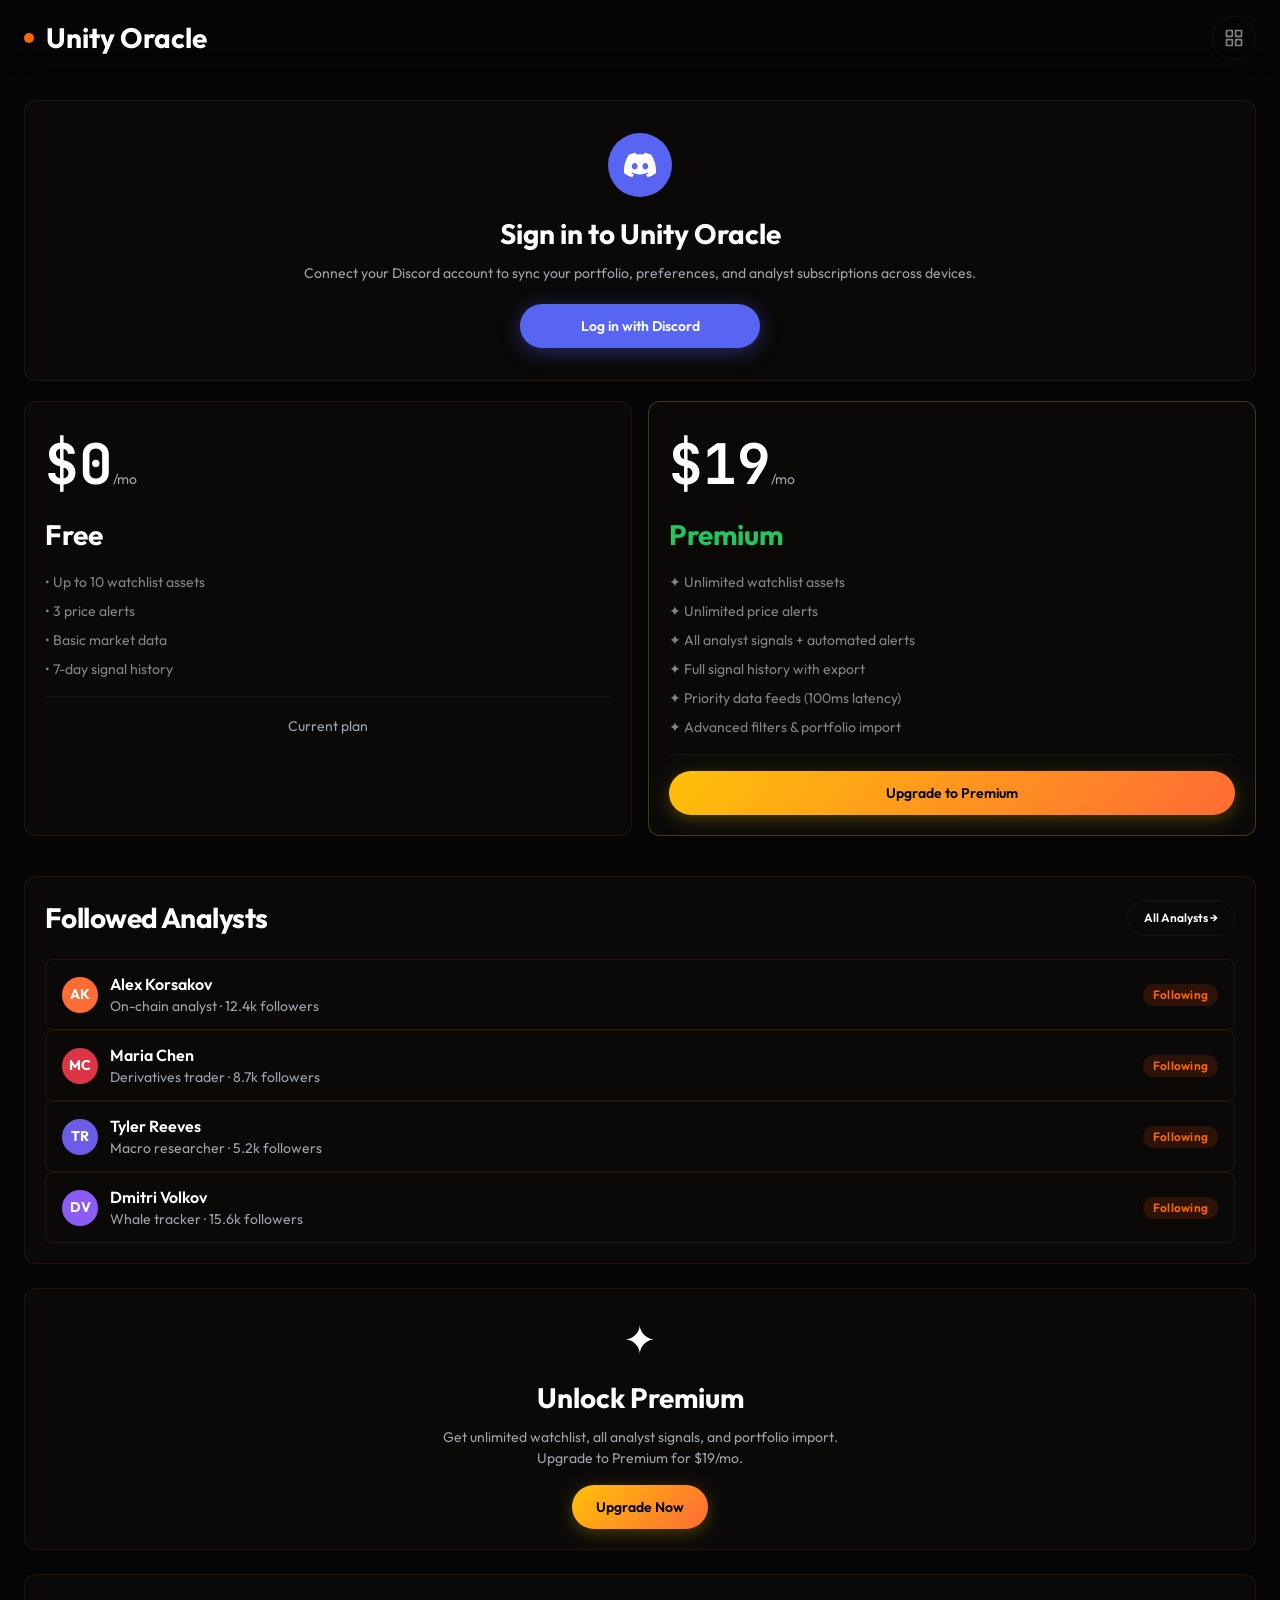
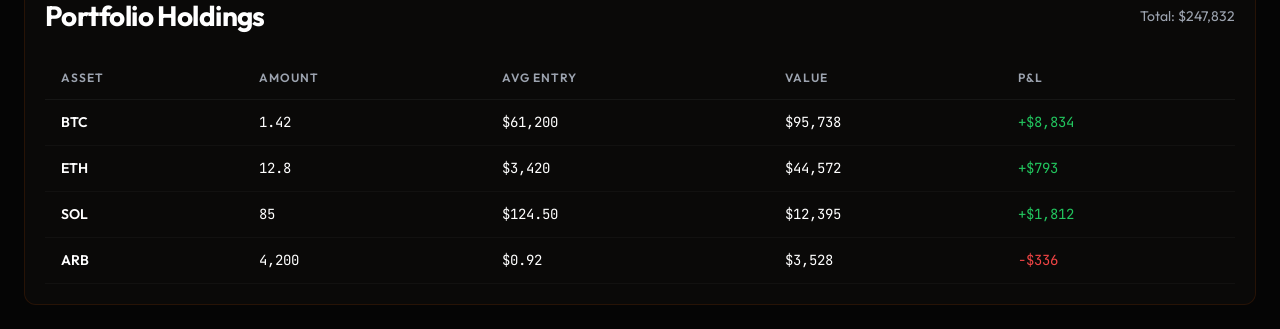
<file: mobile/profile.html>
<!doctype html>
<html lang="en">
<head>
  <meta charset="utf-8" />
  <meta name="viewport" content="width=device-width, initial-scale=1" />
  <title>Profile — Unity Oracle Aggregator</title>
  <link rel="preconnect" href="https://fonts.googleapis.com" />
  <link rel="preconnect" href="https://fonts.gstatic.com" crossorigin />
  <link href="https://fonts.googleapis.com/css2?family=Outfit:wght@300;500;600;700&family=JetBrains+Mono:wght@400;500;700&display=swap" rel="stylesheet" />
  <link rel="stylesheet" href="css/app.css" />
  <style>
    @import url('https://fonts.cdnfonts.com/css/cabinet-grotesk');
    .profile-card { padding: var(--space-6); text-align: center; }
    .avatar { width: 80px; height: 80px; border-radius: 50%; background: linear-gradient(135deg, #ff6b35, #dc3545); display: flex; align-items: center; justify-content: center; margin: 0 auto var(--space-4); font-size: var(--text-2xl); font-weight: 700; color: #fff; }
    .discord-card { padding: var(--space-5); display: flex; align-items: center; gap: var(--space-4); margin-bottom: var(--space-4); }
    .discord-card .discord-icon { width: 48px; height: 48px; border-radius: 12px; background: #5865F2; display: grid; place-items: center; flex-shrink: 0; }
    .analyst-item { display: flex; align-items: center; gap: var(--space-3); padding: 12px 16px; }
    .analyst-item .analyst-avatar { width: 36px; height: 36px; border-radius: 50%; display: grid; place-items: center; font-size: var(--text-sm); font-weight: 700; color: #fff; flex-shrink: 0; }
    @media (max-width: 767px) { .discord-card { flex-direction: column; align-items: flex-start; } }
  </style>
</head>
<body class="bg-gradient">
  <!-- Nav -->
  <nav class="nav-bar">
    <div class="logo">
      <span class="accent-dot"></span>
      Unity Oracle
      <div class="glass logo-dropdown" id="logoDropdown">
        <div class="dd-divider"></div>
        <a href="settings.html" class="dd-item">
          <div class="dd-icon" style="background:rgba(255,255,255,0.08);color:var(--fg-2);">⚙</div>
          Settings
        </a>
      </div>
    </div>
    <div class="nav-actions">
      <a href="index.html" style="display:flex;">
        <button class="icon-btn" title="All screens">
          <svg width="20" height="20" viewBox="0 0 24 24" fill="none" stroke="currentColor" stroke-width="2" stroke-linecap="round" stroke-linejoin="round"><rect x="3" y="3" width="7" height="7"/><rect x="14" y="3" width="7" height="7"/><rect x="14" y="14" width="7" height="7"/><rect x="3" y="14" width="7" height="7"/></svg>
        </button>
      </a>
    </div>
  </nav>

  <main class="page">
    <!-- LOGIN VIEW (shown when logged out) -->
    <div id="guestView" class="glass login-section">
      <div class="login-icon">
        <svg width="32" height="32" viewBox="0 0 24 24" fill="white"><path d="M20.317 4.37a19.791 19.791 0 0 0-4.885-1.515.074.074 0 0 0-.079.037c-.21.375-.444.864-.608 1.25a18.27 18.27 0 0 0-5.487 0 12.64 12.64 0 0 0-.617-1.25.077.077 0 0 0-.079-.037A19.736 19.736 0 0 0 3.677 4.37a.07.07 0 0 0-.032.027C.533 9.046-.32 13.58.099 18.057a.082.082 0 0 0 .031.057 19.9 19.9 0 0 0 5.993 3.03.078.078 0 0 0 .084-.028 14.09 14.09 0 0 0 1.226-1.994.076.076 0 0 0-.041-.106 13.107 13.107 0 0 1-1.872-.892.077.077 0 0 1-.008-.128 10.2 10.2 0 0 0 .372-.292.074.074 0 0 1 .077-.01c3.928 1.793 8.18 1.793 12.062 0a.074.074 0 0 1 .078.01c.12.098.246.198.373.292a.077.077 0 0 1-.006.127 12.299 12.299 0 0 1-1.873.892.077.077 0 0 0-.041.107c.36.698.772 1.362 1.225 1.993a.076.076 0 0 0 .084.028 19.839 19.839 0 0 0 6.002-3.03.077.077 0 0 0 .032-.054c.5-5.177-.838-9.674-3.549-13.66a.061.061 0 0 0-.031-.03zM8.02 15.33c-1.183 0-2.157-1.085-2.157-2.419 0-1.333.956-2.419 2.157-2.419 1.21 0 2.176 1.096 2.157 2.42 0 1.333-.956 2.418-2.157 2.418zm7.975 0c-1.183 0-2.157-1.085-2.157-2.419 0-1.333.955-2.419 2.157-2.419 1.21 0 2.176 1.096 2.157 2.42 0 1.333-.946 2.418-2.157 2.418z"/></svg>
      </div>
      <h2>Sign in to Unity Oracle</h2>
      <p>Connect your Discord account to sync your portfolio, preferences, and analyst subscriptions across devices.</p>
      <button class="btn btn-primary btn-shine" id="loginBtn" style="background:#5865F2;box-shadow:0 4px 20px rgba(88,101,242,0.4);min-width:240px;">Log in with Discord</button>
    </div>

    <!-- AUTH VIEW (shown when logged in) -->
    <div id="authUser" style="display:none;">
      <div class="grid-2" style="margin-bottom:var(--space-6);">
        <!-- Profile -->
        <div class="glass profile-card">
          <div class="avatar">JD</div>
          <div style="display:flex;align-items:center;justify-content:center;gap:var(--space-2);margin-bottom:4px;">
            <h3 class="auth-name" style="font-family:var(--font-display);font-size:var(--text-xl);font-weight:700;">Jamie Duval</h3>
            <span class="badge badge-gold premium-badge" style="display:none;">✦ Premium</span>
          </div>
          <p style="color:var(--muted);font-size:var(--text-sm);">Discord ID: 428391029384</p>
          <div style="display:flex;gap:var(--space-2);justify-content:center;margin-top:var(--space-4);flex-wrap:wrap;">
            <button class="btn btn-ghost btn-sm" id="logoutBtn">Disconnect</button>
            <a href="settings.html"><button class="btn btn-ghost btn-sm">Settings</button></a>
          </div>
        </div>

        <!-- Discord server card -->
        <div class="glass discord-card">
          <div class="discord-icon">
            <svg width="24" height="24" viewBox="0 0 24 24" fill="white"><path d="M20.317 4.37a19.791 19.791 0 0 0-4.885-1.515.074.074 0 0 0-.079.037c-.21.375-.444.864-.608 1.25a18.27 18.27 0 0 0-5.487 0 12.64 12.64 0 0 0-.617-1.25.077.077 0 0 0-.079-.037A19.736 19.736 0 0 0 3.677 4.37a.07.07 0 0 0-.032.027C.533 9.046-.32 13.58.099 18.057a.082.082 0 0 0 .031.057 19.9 19.9 0 0 0 5.993 3.03.078.078 0 0 0 .084-.028 14.09 14.09 0 0 0 1.226-1.994.076.076 0 0 0-.041-.106 13.107 13.107 0 0 1-1.872-.892.077.077 0 0 1-.008-.128 10.2 10.2 0 0 0 .372-.292.074.074 0 0 1 .077-.01c3.928 1.793 8.18 1.793 12.062 0a.074.074 0 0 1 .078.01c.12.098.246.198.373.292a.077.077 0 0 1-.006.127 12.299 12.299 0 0 1-1.873.892.077.077 0 0 0-.041.107c.36.698.772 1.362 1.225 1.993a.076.076 0 0 0 .084.028 19.839 19.839 0 0 0 6.002-3.03.077.077 0 0 0 .032-.054c.5-5.177-.838-9.674-3.549-13.66a.061.061 0 0 0-.031-.03zM8.02 15.33c-1.183 0-2.157-1.085-2.157-2.419 0-1.333.956-2.419 2.157-2.419 1.21 0 2.176 1.096 2.157 2.42 0 1.333-.956 2.418-2.157 2.418zm7.975 0c-1.183 0-2.157-1.085-2.157-2.419 0-1.333.955-2.419 2.157-2.419 1.21 0 2.176 1.096 2.157 2.42 0 1.333-.946 2.418-2.157 2.418z"/></svg>
          </div>
          <div style="flex:1;">
            <div style="font-weight:600;font-size:var(--text-lg);">Unity Oracle Server</div>
            <div style="font-size:var(--text-sm);color:var(--muted);margin-top:2px;">Discord member · 2,431 members</div>
          </div>
          <span class="badge badge-accent">Connected</span>
        </div>
      </div>
    </div>

    <!-- Subscription (always visible) -->
    <div class="grid-2" style="margin-bottom:var(--space-6);">
      <div class="glass sub-card">
        <div class="sub-price">$0<span class="period">/mo</span></div>
        <div class="sub-tier" style="margin-top:var(--space-2);">Free</div>
        <ul class="sub-features" style="list-style:none;">
          <li class="sf">• Up to 10 watchlist assets</li>
          <li class="sf">• 3 price alerts</li>
          <li class="sf">• Basic market data</li>
          <li class="sf">• 7-day signal history</li>
        </ul>
        <div class="sub-divider"></div>
        <div style="text-align:center;">
          <span style="font-size:var(--text-sm);color:var(--muted);">Current plan</span>
        </div>
      </div>

      <div class="glass sub-card" style="border-color:oklch(0.78 0.16 85 / 0.3);">
        <div class="sub-price">$19<span class="period">/mo</span></div>
        <div class="sub-tier" style="margin-top:var(--space-2);color:var(--positive);">Premium</div>
        <ul class="sub-features" style="list-style:none;">
          <li class="sf">✦ Unlimited watchlist assets</li>
          <li class="sf">✦ Unlimited price alerts</li>
          <li class="sf">✦ All analyst signals + automated alerts</li>
          <li class="sf">✦ Full signal history with export</li>
          <li class="sf">✦ Priority data feeds (100ms latency)</li>
          <li class="sf">✦ Advanced filters & portfolio import</li>
        </ul>
        <div class="sub-divider"></div>
        <button class="btn btn-highlight btn-shine sub-btn" style="width:100%;">Upgrade to Premium</button>
      </div>
    </div>

    <!-- Followed analysts (always visible) -->
    <div class="glass" style="padding:var(--space-5);margin-bottom:var(--space-6);">
      <div class="section-header">
        <h2>Followed Analysts</h2>
        <a href="analyst.html" class="btn btn-ghost btn-sm">All Analysts →</a>
      </div>
      <div class="analyst-item glass-sm">
        <div class="analyst-avatar" style="background:#ff6b35;">AK</div>
        <div style="flex:1;"><div style="font-weight:600;">Alex Korsakov</div><div style="font-size:var(--text-sm);color:var(--muted);">On-chain analyst · 12.4k followers</div></div>
        <span class="badge badge-accent">Following</span>
      </div>
      <div class="analyst-item glass-sm">
        <div class="analyst-avatar" style="background:#dc3545;">MC</div>
        <div style="flex:1;"><div style="font-weight:600;">Maria Chen</div><div style="font-size:var(--text-sm);color:var(--muted);">Derivatives trader · 8.7k followers</div></div>
        <span class="badge badge-accent">Following</span>
      </div>
      <div class="analyst-item glass-sm">
        <div class="analyst-avatar" style="background:#6c5ce7;">TR</div>
        <div style="flex:1;"><div style="font-weight:600;">Tyler Reeves</div><div style="font-size:var(--text-sm);color:var(--muted);">Macro researcher · 5.2k followers</div></div>
        <span class="badge badge-accent">Following</span>
      </div>
      <div class="analyst-item glass-sm">
        <div class="analyst-avatar" style="background:#8b5cf6;">DV</div>
        <div style="flex:1;"><div style="font-weight:600;">Dmitri Volkov</div><div style="font-size:var(--text-sm);color:var(--muted);">Whale tracker · 15.6k followers</div></div>
        <span class="badge badge-accent">Following</span>
      </div>
    </div>

    <!-- Premium upsell section -->
    <div class="premium-upsell glass" style="padding:var(--space-5);margin-bottom:var(--space-6);text-align:center;">
      <div style="font-size:var(--text-2xl);margin-bottom:var(--space-2);">✦</div>
      <h3 style="font-family:var(--font-display);font-size:var(--text-xl);font-weight:700;margin-bottom:var(--space-2);">Unlock Premium</h3>
      <p style="color:var(--muted);font-size:var(--text-sm);margin-bottom:var(--space-4);max-width:400px;margin-left:auto;margin-right:auto;">Get unlimited watchlist, all analyst signals, and portfolio import. Upgrade to Premium for $19/mo.</p>
      <button class="btn btn-highlight btn-shine" onclick="document.querySelector('.sub-card .sub-btn').click();">Upgrade Now</button>
    </div>

    <!-- Portfolio holdings -->
    <div class="glass" style="padding:var(--space-5);">
      <div class="section-header">
        <h2>Portfolio Holdings</h2>
        <span style="font-size:var(--text-sm);color:var(--muted);">Total: $247,832</span>
      </div>
      <table class="data-table">
        <thead>
          <tr><th>Asset</th><th>Amount</th><th>Avg Entry</th><th>Value</th><th>P&L</th></tr>
        </thead>
        <tbody>
          <tr><td><span style="font-weight:600;">BTC</span></td><td class="mono">1.42</td><td class="mono">$61,200</td><td class="mono">$95,738</td><td class="mono up">+$8,834</td></tr>
          <tr><td><span style="font-weight:600;">ETH</span></td><td class="mono">12.8</td><td class="mono">$3,420</td><td class="mono">$44,572</td><td class="mono up">+$793</td></tr>
          <tr><td><span style="font-weight:600;">SOL</span></td><td class="mono">85</td><td class="mono">$124.50</td><td class="mono">$12,395</td><td class="mono up">+$1,812</td></tr>
          <tr><td><span style="font-weight:600;">ARB</span></td><td class="mono">4,200</td><td class="mono">$0.92</td><td class="mono">$3,528</td><td class="mono down">-$336</td></tr>
        </tbody>
      </table>
    </div>
  </main>

  <!-- Auth Overlay -->
  <div class="auth-overlay" id="authOverlay">
    <div class="glass auth-modal">
      <div class="auth-icon">
        <svg width="32" height="32" viewBox="0 0 24 24" fill="white"><path d="M20.317 4.37a19.791 19.791 0 0 0-4.885-1.515.074.074 0 0 0-.079.037c-.21.375-.444.864-.608 1.25a18.27 18.27 0 0 0-5.487 0 12.64 12.64 0 0 0-.617-1.25.077.077 0 0 0-.079-.037A19.736 19.736 0 0 0 3.677 4.37a.07.07 0 0 0-.032.027C.533 9.046-.32 13.58.099 18.057a.082.082 0 0 0 .031.057 19.9 19.9 0 0 0 5.993 3.03.078.078 0 0 0 .084-.028 14.09 14.09 0 0 0 1.226-1.994.076.076 0 0 0-.041-.106 13.107 13.107 0 0 1-1.872-.892.077.077 0 0 1-.008-.128 10.2 10.2 0 0 0 .372-.292.074.074 0 0 1 .077-.01c3.928 1.793 8.18 1.793 12.062 0a.074.074 0 0 1 .078.01c.12.098.246.198.373.292a.077.077 0 0 1-.006.127 12.299 12.299 0 0 1-1.873.892.077.077 0 0 0-.041.107c.36.698.772 1.362 1.225 1.993a.076.076 0 0 0 .084.028 19.839 19.839 0 0 0 6.002-3.03.077.077 0 0 0 .032-.054c.5-5.177-.838-9.674-3.549-13.66a.061.061 0 0 0-.031-.03zM8.02 15.33c-1.183 0-2.157-1.085-2.157-2.419 0-1.333.956-2.419 2.157-2.419 1.21 0 2.176 1.096 2.157 2.42 0 1.333-.956 2.418-2.157 2.418zm7.975 0c-1.183 0-2.157-1.085-2.157-2.419 0-1.333.955-2.419 2.157-2.419 1.21 0 2.176 1.096 2.157 2.42 0 1.333-.946 2.418-2.157 2.418z"/></svg>
      </div>
      <h2>Connect Discord</h2>
      <p>Link your Discord account to unlock the full Unity Oracle experience. Your portfolio, alerts, and preferences sync automatically.</p>
      <div class="auth-benefits">
        <div class="benefit"><span class="check">✓</span> Sync portfolio across devices</div>
        <div class="benefit"><span class="check">✓</span> Get real-time push notifications</div>
        <div class="benefit"><span class="check">✓</span> Follow analysts and track signals</div>
        <div class="benefit"><span class="check">✓</span> Premium features with subscription</div>
      </div>
      <button class="btn btn-primary btn-shine" data-auth="discord" style="background:#5865F2;box-shadow:0 4px 20px rgba(88,101,242,0.4);width:100%;">Authorize with Discord</button>
      <div style="margin-top:var(--space-3);font-size:var(--text-xs);color:var(--muted);">This is a prototype — no real Discord API call will be made</div>
    </div>
  </div>

  <script src="js/app.js"></script>
</body>
</html>
</file>
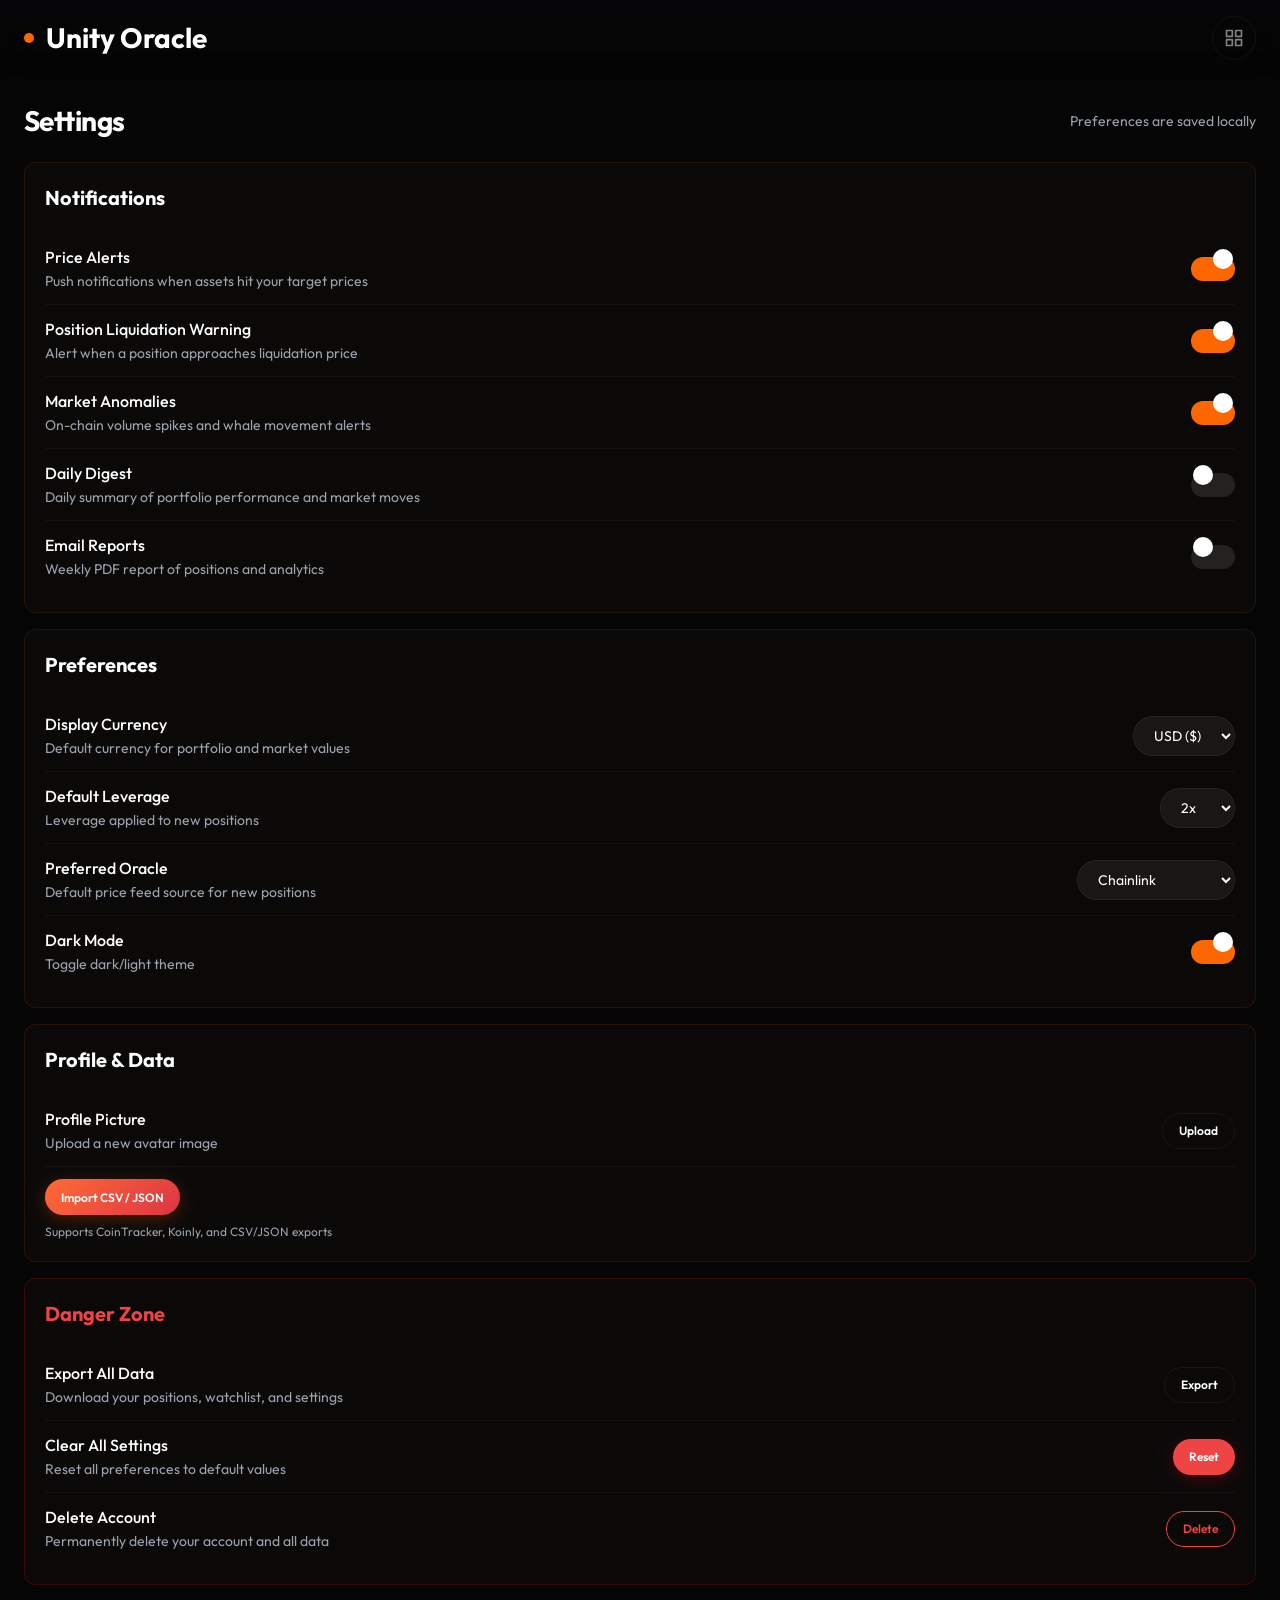
<file: mobile/settings.html>
<!doctype html>
<html lang="en">
<head>
  <meta charset="utf-8" />
  <meta name="viewport" content="width=device-width, initial-scale=1" />
  <title>Settings — Unity Oracle Aggregator</title>
  <link rel="preconnect" href="https://fonts.googleapis.com" />
  <link rel="preconnect" href="https://fonts.gstatic.com" crossorigin />
  <link href="https://fonts.googleapis.com/css2?family=Outfit:wght@300;500;600;700&family=JetBrains+Mono:wght@400;500;700&display=swap" rel="stylesheet" />
  <link rel="stylesheet" href="css/app.css" />
  <style>
    @import url('https://fonts.cdnfonts.com/css/cabinet-grotesk');
    .settings-group { padding: var(--space-5); margin-bottom: var(--space-4); }
    .settings-group h3 { font-family: var(--font-display); font-size: var(--text-lg); font-weight: 700; margin-bottom: var(--space-5); }
    .setting-row { display: flex; align-items: center; justify-content: space-between; padding: 12px 0; border-bottom: 1px solid rgba(255,255,255,0.04); }
    .setting-row:last-child { border-bottom: none; }
    .setting-row .setting-info .title { font-size: var(--text-base); font-weight: 500; }
    .setting-row .setting-info .desc { font-size: var(--text-sm); color: var(--muted); margin-top: 2px; }
    .currency-select { padding: 8px 16px; background: rgba(255,255,255,0.06); border: 1px solid var(--border-glass); border-radius: var(--radius-pill); color: var(--fg); font-size: var(--text-sm); min-height: 40px; }
    .currency-select:focus { outline: none; border-color: var(--accent); }
    .upload-area { padding: var(--space-8); text-align: center; border: 1px dashed var(--border-glass); border-radius: var(--radius-md); cursor: pointer; transition: border-color var(--motion-fast); }
    .upload-area:hover { border-color: var(--accent); }
    .upload-area .icon { font-size: var(--text-3xl); margin-bottom: var(--space-3); }
    .danger-zone { border: 1px solid oklch(0.50 0.22 25 / 0.3); }
    @media (max-width: 767px) { .setting-row { flex-direction: column; align-items: flex-start; gap: var(--space-3); } }
  </style>
</head>
<body class="bg-gradient">
  <nav class="nav-bar">
    <div class="logo">
      <span class="accent-dot"></span>
      Unity Oracle
      <div class="glass logo-dropdown" id="logoDropdown">
        <a href="profile.html" class="dd-item">
          <div class="dd-icon" style="background:linear-gradient(135deg,#5865F2,#7289da);color:#fff;">●</div>
          Profile
        </a>
        <a href="index.html" class="dd-item">
          <div class="dd-icon" style="background:linear-gradient(135deg,#ff6b35,#dc3545);color:#fff;">◉</div>
          All Screens
        </a>
      </div>
    </div>
    <div class="nav-actions">
      <a href="index.html" style="display:flex;">
        <button class="icon-btn" title="All screens">
          <svg width="20" height="20" viewBox="0 0 24 24" fill="none" stroke="currentColor" stroke-width="2" stroke-linecap="round" stroke-linejoin="round"><rect x="3" y="3" width="7" height="7"/><rect x="14" y="3" width="7" height="7"/><rect x="14" y="14" width="7" height="7"/><rect x="3" y="14" width="7" height="7"/></svg>
        </button>
      </a>
    </div>
  </nav>

  <main class="page">
    <div class="section-header">
      <h2>Settings</h2>
      <span style="font-size:var(--text-sm);color:var(--muted);">Preferences are saved locally</span>
    </div>

    <!-- Notifications -->
    <div class="glass settings-group">
      <h3>Notifications</h3>
      <div class="setting-row">
        <div class="setting-info">
          <div class="title">Price Alerts</div>
          <div class="desc">Push notifications when assets hit your target prices</div>
        </div>
        <label class="toggle"><input type="checkbox" id="notifPrice" checked /><span class="track"></span></label>
      </div>
      <div class="setting-row">
        <div class="setting-info">
          <div class="title">Position Liquidation Warning</div>
          <div class="desc">Alert when a position approaches liquidation price</div>
        </div>
        <label class="toggle"><input type="checkbox" id="notifLiq" checked /><span class="track"></span></label>
      </div>
      <div class="setting-row">
        <div class="setting-info">
          <div class="title">Market Anomalies</div>
          <div class="desc">On-chain volume spikes and whale movement alerts</div>
        </div>
        <label class="toggle"><input type="checkbox" id="notifAnomaly" checked /><span class="track"></span></label>
      </div>
      <div class="setting-row">
        <div class="setting-info">
          <div class="title">Daily Digest</div>
          <div class="desc">Daily summary of portfolio performance and market moves</div>
        </div>
        <label class="toggle"><input type="checkbox" id="notifDigest" /><span class="track"></span></label>
      </div>
      <div class="setting-row">
        <div class="setting-info">
          <div class="title">Email Reports</div>
          <div class="desc">Weekly PDF report of positions and analytics</div>
        </div>
        <label class="toggle"><input type="checkbox" id="notifEmail" /><span class="track"></span></label>
      </div>
    </div>

    <!-- Preferences -->
    <div class="glass settings-group">
      <h3>Preferences</h3>
      <div class="setting-row">
        <div class="setting-info">
          <div class="title">Display Currency</div>
          <div class="desc">Default currency for portfolio and market values</div>
        </div>
        <select class="currency-select" id="currency">
          <option value="USD">USD ($)</option>
          <option value="EUR">EUR (€)</option>
          <option value="GBP">GBP (£)</option>
          <option value="JPY">JPY (¥)</option>
          <option value="USDT">USDT</option>
        </select>
      </div>
      <div class="setting-row">
        <div class="setting-info">
          <div class="title">Default Leverage</div>
          <div class="desc">Leverage applied to new positions</div>
        </div>
        <select class="currency-select" id="leverage">
          <option value="1">1x</option>
          <option value="2" selected>2x</option>
          <option value="3">3x</option>
          <option value="5">5x</option>
          <option value="10">10x</option>
        </select>
      </div>
      <div class="setting-row">
        <div class="setting-info">
          <div class="title">Preferred Oracle</div>
          <div class="desc">Default price feed source for new positions</div>
        </div>
        <select class="currency-select" id="oracle">
          <option value="chainlink" selected>Chainlink</option>
          <option value="pyth">Pyth</option>
          <option value="cryptocompare">CryptoCompare</option>
        </select>
      </div>
      <div class="setting-row">
        <div class="setting-info">
          <div class="title">Dark Mode</div>
          <div class="desc">Toggle dark/light theme</div>
        </div>
        <label class="toggle"><input type="checkbox" id="darkMode" checked disabled /><span class="track"></span></label>
      </div>
    </div>

    <!-- Profile upload -->
    <div class="glass settings-group">
      <h3>Profile & Data</h3>
      <div class="setting-row">
        <div class="setting-info">
          <div class="title">Profile Picture</div>
          <div class="desc">Upload a new avatar image</div>
        </div>
        <button class="btn btn-ghost btn-sm">Upload</button>
      </div>
      <button class="btn btn-primary btn-sm" id="importPortfolioBtn" style="margin-top:var(--space-3);">Import CSV / JSON</button>
      <div style="font-size:var(--text-xs);color:var(--muted);margin-top:var(--space-2);">Supports CoinTracker, Koinly, and CSV/JSON exports</div>
    </div>

    <!-- Danger zone -->
    <div class="glass settings-group danger-zone">
      <h3 style="color:var(--negative);">Danger Zone</h3>
      <div class="setting-row">
        <div class="setting-info">
          <div class="title">Export All Data</div>
          <div class="desc">Download your positions, watchlist, and settings</div>
        </div>
        <button class="btn btn-ghost btn-sm">Export</button>
      </div>
      <div class="setting-row">
        <div class="setting-info">
          <div class="title">Clear All Settings</div>
          <div class="desc">Reset all preferences to default values</div>
        </div>
        <button class="btn btn-primary btn-sm" style="background:var(--negative);box-shadow:0 4px 16px oklch(0.50 0.22 25 / 0.3);">Reset</button>
      </div>
      <div class="setting-row">
        <div class="setting-info">
          <div class="title">Delete Account</div>
          <div class="desc">Permanently delete your account and all data</div>
        </div>
        <button class="btn btn-ghost btn-sm" style="color:var(--negative);border-color:var(--negative);">Delete</button>
      </div>
    </div>
  </main>

  <!-- Portfolio Import Modal -->
  <div class="import-overlay" id="importOverlay">
    <div class="glass import-modal">
      <div class="section-header">
        <h3 style="font-family:var(--font-display);font-size:var(--text-lg);font-weight:700;">Import Portfolio</h3>
        <button class="btn btn-ghost btn-sm" id="importCloseBtn" style="color:var(--muted);font-size:var(--text-lg);padding:4px 8px;">✕</button>
      </div>
      <div class="import-tabs">
        <button class="it active">CSV</button>
        <button class="it">JSON</button>
        <button class="it">Paste</button>
      </div>
      <div class="import-drop" id="mockImportBtn">
        <div class="id-icon" style="color:var(--muted);">⇧</div>
        <div style="color:var(--muted);font-size:var(--text-sm);">Drop your CSV/JSON file here or click to browse</div>
        <div style="font-size:var(--text-xs);color:var(--muted);margin-top:var(--space-2);">Or click to load sample data</div>
      </div>
      <div class="import-preview"></div>
    </div>
  </div>

  <script src="js/app.js"></script>
</body>
</html>
</file>
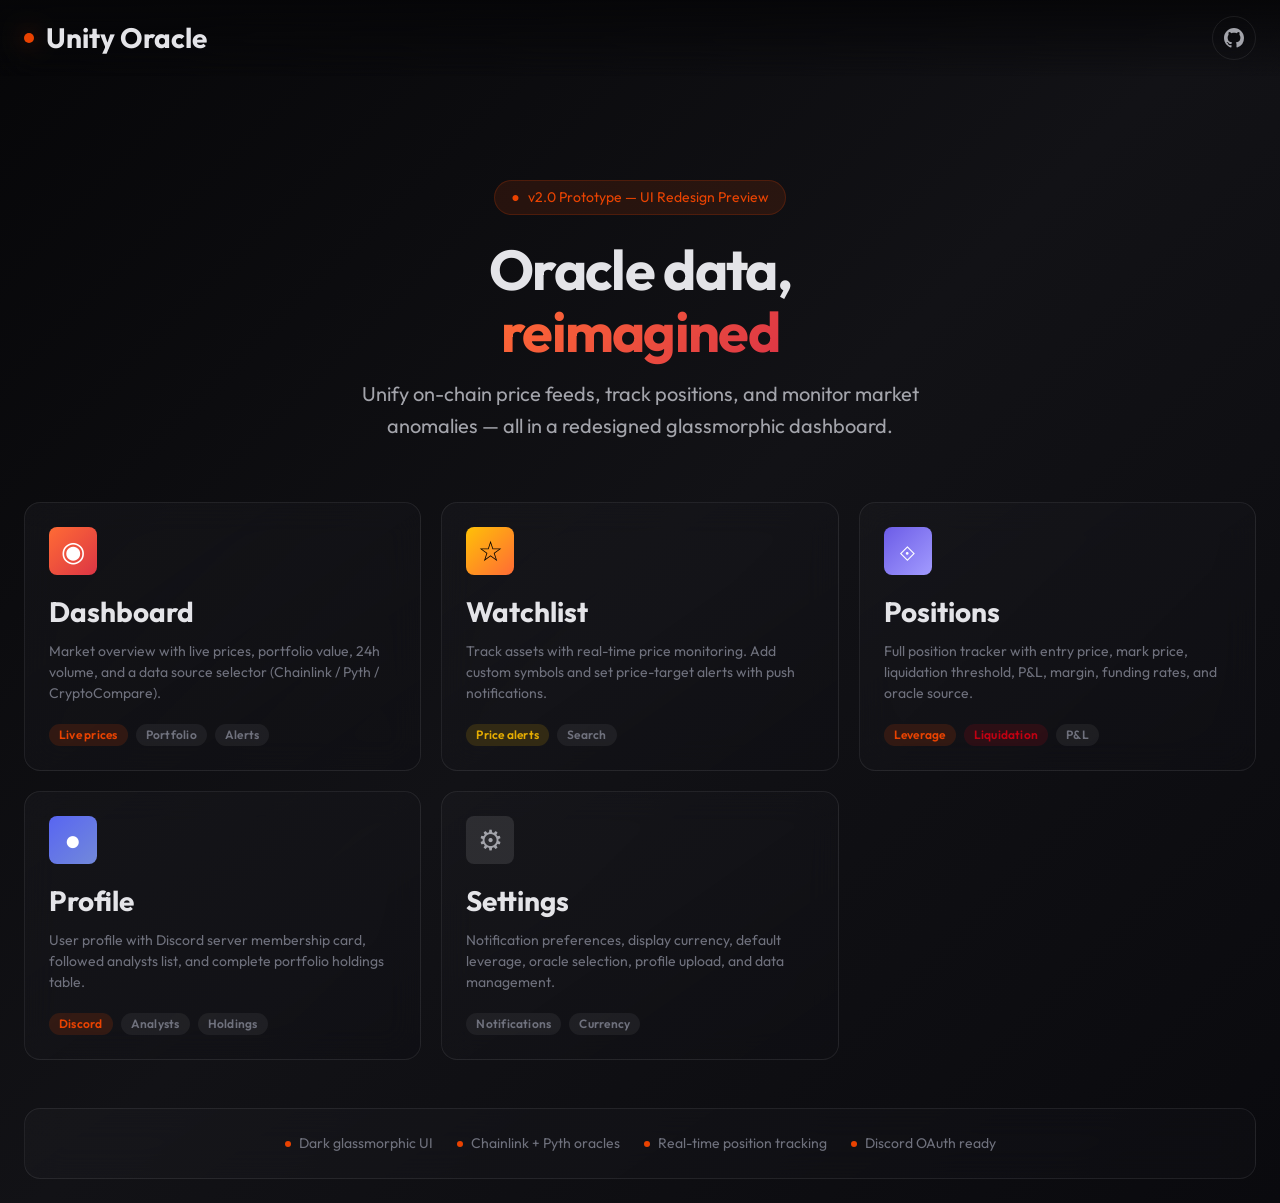
<file: mobile/unity-oracle-aggregator.html>
<!doctype html>
<html lang="en">
<head>
  <meta charset="utf-8" />
  <meta name="viewport" content="width=device-width, initial-scale=1" />
  <title>Unity Oracle Aggregator — App Prototype</title>
  <style>
    @import url('https://fonts.googleapis.com/css2?family=Outfit:wght@300;500;600;700&family=JetBrains+Mono:wght@400;500;700&display=swap');
    @import url('https://fonts.cdnfonts.com/css/cabinet-grotesk');
    :root {
      --bg: oklch(0.02 0.005 280);
      --surface: oklch(0.10 0.015 280);
      --surface-hover: oklch(0.14 0.02 280);
      --fg: oklch(0.92 0.005 280);
      --fg-2: oklch(0.72 0.01 280);
      --muted: oklch(0.55 0.02 280);
      --border: oklch(0.25 0.01 280 / 0.5);
      --border-glass: rgba(255, 255, 255, 0.08);
      --accent: oklch(0.62 0.22 42);
      --accent-hover: oklch(0.67 0.22 42);
      --accent-glow: 0 0 20px oklch(0.62 0.22 42 / 0.4);
      --positive: oklch(0.78 0.16 85);
      --positive-glow: 0 0 16px oklch(0.78 0.16 85 / 0.35);
      --negative: oklch(0.50 0.22 25);
      --negative-glow: 0 0 16px oklch(0.50 0.22 25 / 0.35);
      --font-display: 'Cabinet Grotesk', 'Outfit', 'Segoe UI', sans-serif;
      --font-body: 'Outfit', 'Inter', 'Segoe UI', sans-serif;
      --font-mono: 'JetBrains Mono', 'IBM Plex Mono', ui-monospace, monospace;
      --text-xs: 0.75rem;
      --text-sm: 0.875rem;
      --text-base: 1rem;
      --text-lg: 1.25rem;
      --text-xl: 1.75rem;
      --text-2xl: 2.5rem;
      --text-3xl: 3.5rem;
      --space-1: 4px;
      --space-2: 8px;
      --space-3: 12px;
      --space-4: 16px;
      --space-5: 20px;
      --space-6: 24px;
      --space-8: 32px;
      --space-10: 40px;
      --space-12: 48px;
      --radius-sm: 8px;
      --radius-md: 16px;
      --radius-lg: 24px;
      --radius-pill: 9999px;
      --motion-fast: 150ms;
      --motion-base: 250ms;
      --ease-out: cubic-bezier(0.16, 1, 0.3, 1);
      --ease-spring: cubic-bezier(0.34, 1.56, 0.64, 1);
    }
    *, *::before, *::after { box-sizing: border-box; margin: 0; padding: 0; }
    html { font-size: 16px; -webkit-font-smoothing: antialiased; }
    body {
      font-family: var(--font-body);
      background: var(--bg);
      color: var(--fg);
      line-height: 1.5;
      min-height: 100vh;
      overflow-x: hidden;
    }
    a { color: var(--accent); text-decoration: none; }
    a:hover { color: var(--accent-hover); }
    button { cursor: pointer; font-family: inherit; }
    .bg-gradient { background: linear-gradient(135deg, #060608 0%, #121216 50%, #0a0a0e 100%); }
    .glass {
      background: linear-gradient(145deg, rgba(30, 30, 35, 0.4) 0%, rgba(15, 15, 20, 0.6) 100%);
      backdrop-filter: blur(16px);
      -webkit-backdrop-filter: blur(16px);
      border: 1px solid var(--border-glass);
      border-radius: var(--radius-md);
    }
    .glass-sm {
      background: linear-gradient(145deg, rgba(30, 30, 35, 0.3) 0%, rgba(15, 15, 20, 0.5) 100%);
      backdrop-filter: blur(12px);
      -webkit-backdrop-filter: blur(12px);
      border: 1px solid var(--border-glass);
      border-radius: var(--radius-sm);
    }
    .btn {
      display: inline-flex; align-items: center; justify-content: center; gap: var(--space-2);
      padding: 10px 24px; font-size: var(--text-sm); font-weight: 600; border: none;
      border-radius: var(--radius-pill); transition: all var(--motion-fast) var(--ease-out);
      min-height: 44px; white-space: nowrap;
    }
    .btn:active { transform: scale(0.97); }
    .btn-primary {
      background: linear-gradient(135deg, #ff6b35 0%, #dc3545 100%);
      color: #fff;
      box-shadow: 0 4px 16px oklch(0.62 0.22 42 / 0.3);
    }
    .btn-primary:hover { box-shadow: 0 6px 24px oklch(0.62 0.22 42 / 0.45); transform: translateY(-1px); }
    .btn-highlight {
      background: linear-gradient(135deg, #ffc107 0%, #ff6b35 100%);
      color: #000;
      box-shadow: 0 4px 16px oklch(0.78 0.16 85 / 0.3);
    }
    .btn-highlight:hover { box-shadow: 0 6px 24px oklch(0.78 0.16 85 / 0.45); transform: translateY(-1px); }
    .btn-ghost {
      background: transparent; color: var(--fg); border: 1px solid var(--border-glass);
    }
    .btn-ghost:hover { background: rgba(255, 255, 255, 0.06); border-color: var(--accent); }
    .btn-sm { padding: 6px 16px; font-size: var(--text-xs); min-height: 36px; }
    .badge {
      display: inline-flex; align-items: center; gap: 4px; padding: 2px 10px;
      font-size: var(--text-xs); font-weight: 600; border-radius: var(--radius-pill);
      letter-spacing: 0.02em;
    }
    .badge-positive { background: oklch(0.78 0.16 85 / 0.15); color: var(--positive); }
    .badge-negative { background: oklch(0.50 0.22 25 / 0.15); color: var(--negative); }
    .badge-accent { background: oklch(0.62 0.22 42 / 0.15); color: var(--accent); }
    .badge-muted { background: rgba(255, 255, 255, 0.06); color: var(--muted); }
    .nav-bar {
      position: sticky; top: 0; z-index: 100;
      display: flex; align-items: center; justify-content: space-between;
      padding: var(--space-4) var(--space-6);
      background: linear-gradient(180deg, rgba(6,6,8,0.95) 0%, rgba(6,6,8,0) 100%);
      backdrop-filter: blur(20px);
      -webkit-backdrop-filter: blur(20px);
    }
    .nav-bar .logo {
      font-family: var(--font-display); font-size: var(--text-xl); font-weight: 700;
      color: var(--fg); display: flex; align-items: center; gap: var(--space-3);
    }
    .nav-bar .logo .accent-dot {
      width: 10px; height: 10px; background: var(--accent); border-radius: 50%;
      box-shadow: var(--accent-glow);
    }
    .nav-bar .nav-actions { display: flex; align-items: center; gap: var(--space-3); }
    .nav-bar .nav-actions .icon-btn {
      width: 44px; height: 44px; display: grid; place-items: center;
      background: transparent; border: 1px solid var(--border-glass); border-radius: 50%;
      color: var(--fg-2); font-size: var(--text-lg);
      transition: all var(--motion-fast) var(--ease-out);
    }
    .nav-bar .nav-actions .icon-btn:hover { background: rgba(255,255,255,0.06); border-color: var(--accent); color: var(--accent); }
    .page { max-width: 1400px; margin: 0 auto; padding: var(--space-6); }
    .hero { padding: 80px 0 60px; text-align: center; max-width: 700px; margin: 0 auto; }
    .hero h1 {
      font-family: var(--font-display);
      font-size: clamp(2rem, 5vw, 3.5rem);
      font-weight: 700; letter-spacing: -0.03em; line-height: 1.1;
      margin-bottom: var(--space-4);
    }
    .hero h1 .highlight {
      background: linear-gradient(135deg, #ff6b35, #dc3545);
      -webkit-background-clip: text; -webkit-text-fill-color: transparent;
      background-clip: text;
    }
    .hero p { font-size: var(--text-lg); color: var(--fg-2); line-height: 1.6; max-width: 560px; margin: 0 auto; }
    .hero .hero-badge {
      display: inline-flex; align-items: center; gap: var(--space-2);
      padding: 6px 16px; background: oklch(0.62 0.22 42 / 0.12);
      border: 1px solid oklch(0.62 0.22 42 / 0.2);
      border-radius: var(--radius-pill); font-size: var(--text-sm); color: var(--accent);
      margin-bottom: var(--space-6);
    }
    .screen-grid { display: grid; grid-template-columns: repeat(auto-fill, minmax(300px, 1fr)); gap: var(--space-5); margin-bottom: var(--space-12); }
    .screen-card { padding: var(--space-6); transition: all var(--motion-base) var(--ease-out); display: flex; flex-direction: column; }
    .screen-card:hover { transform: translateY(-4px); border-color: oklch(0.62 0.22 42 / 0.3); box-shadow: 0 12px 40px rgba(0,0,0,0.3); }
    .screen-card .screen-icon { width: 48px; height: 48px; border-radius: var(--radius-sm); display: grid; place-items: center; margin-bottom: var(--space-4); font-size: var(--text-xl); }
    .screen-card h3 { font-family: var(--font-display); font-size: var(--text-xl); font-weight: 700; margin-bottom: var(--space-2); }
    .screen-card p { font-size: var(--text-sm); color: var(--muted); line-height: 1.5; margin-bottom: var(--space-5); flex: 1; }
    .screen-card .screen-links { display: flex; gap: var(--space-2); flex-wrap: wrap; }
    .tech-stack { display: flex; gap: var(--space-6); justify-content: center; flex-wrap: wrap; margin-top: var(--space-8); padding: var(--space-6); }
    .tech-stack span { font-size: var(--text-sm); color: var(--muted); display: flex; align-items: center; gap: var(--space-2); }
    .tech-stack .dot { width: 6px; height: 6px; border-radius: 50%; background: var(--accent); }
    .btn-shine { position: relative; overflow: hidden; }
    .btn-shine::after {
      content: ''; position: absolute; top: 0; left: -100%; width: 100%; height: 100%;
      background: linear-gradient(90deg, transparent, rgba(255,255,255,0.2), transparent);
      transition: left 0.5s;
    }
    .btn-shine:hover::after { left: 100%; }
    @media (max-width: 1023px) { .page { padding: var(--space-4); } }
    @media (max-width: 767px) {
      .hero { padding: 48px 0 40px; }
      .screen-grid { grid-template-columns: 1fr; }
      .nav-bar { padding: var(--space-3) var(--space-4); }
      .nav-bar .logo { font-size: var(--text-lg); }
    }
  </style>
</head>
<body class="bg-gradient">
  <nav class="nav-bar">
    <div class="logo"><span class="accent-dot"></span>Unity Oracle</div>
    <div class="nav-actions">
      <a href="https://github.com/faucetfriend-code/Rug-or-Riches" target="_blank" style="display:flex;">
        <button class="icon-btn" title="GitHub">
          <svg width="20" height="20" viewBox="0 0 24 24" fill="currentColor"><path d="M12 0C5.37 0 0 5.37 0 12c0 5.31 3.435 9.795 8.205 11.385.6.105.825-.255.825-.57 0-.285-.015-1.23-.015-2.235-3.015.555-3.795-.735-4.035-1.41-.135-.345-.72-1.41-1.23-1.695-.42-.225-1.02-.78-.015-.795.945-.015 1.62.87 1.845 1.23 1.08 1.815 2.805 1.305 3.495.99.105-.78.42-1.305.765-1.605-2.67-.3-5.46-1.335-5.46-5.925 0-1.305.465-2.385 1.23-3.225-.12-.3-.54-1.53.12-3.18 0 0 1.005-.315 3.3 1.23.96-.27 1.98-.405 3-.405s2.04.135 3 .405c2.295-1.56 3.3-1.23 3.3-1.23.66 1.65.24 2.88.12 3.18.765.84 1.23 1.905 1.23 3.225 0 4.605-2.805 5.625-5.475 5.925.435.375.81 1.095.81 2.22 0 1.605-.015 2.895-.015 3.3 0 .315.225.69.825.57A12.02 12.02 0 0 0 24 12c0-6.63-5.37-12-12-12z"/></svg>
        </button>
      </a>
    </div>
  </nav>
  <main class="page">
    <section class="hero">
      <div class="hero-badge"><span>●</span> v2.0 Prototype — UI Redesign Preview</div>
      <h1>Oracle data,<br /><span class="highlight">reimagined</span></h1>
      <p>Unify on-chain price feeds, track positions, and monitor market anomalies — all in a redesigned glassmorphic dashboard.</p>
    </section>
    <div class="screen-grid">
      <a href="dashboard.html" style="text-decoration:none;color:inherit;">
        <div class="screen-card glass">
          <div class="screen-icon" style="background:linear-gradient(135deg,#ff6b35,#dc3545);color:#fff;">◉</div>
          <h3>Dashboard</h3>
          <p>Market overview with live prices, portfolio value, 24h volume, and a data source selector (Chainlink / Pyth / CryptoCompare).</p>
          <div class="screen-links"><span class="badge badge-accent">Live prices</span><span class="badge badge-muted">Portfolio</span><span class="badge badge-muted">Alerts</span></div>
        </div>
      </a>
      <a href="watchlist.html" style="text-decoration:none;color:inherit;">
        <div class="screen-card glass">
          <div class="screen-icon" style="background:linear-gradient(135deg,#ffc107,#ff6b35);color:#000;">☆</div>
          <h3>Watchlist</h3>
          <p>Track assets with real-time price monitoring. Add custom symbols and set price-target alerts with push notifications.</p>
          <div class="screen-links"><span class="badge badge-positive">Price alerts</span><span class="badge badge-muted">Search</span></div>
        </div>
      </a>
      <a href="positions.html" style="text-decoration:none;color:inherit;">
        <div class="screen-card glass">
          <div class="screen-icon" style="background:linear-gradient(135deg,#6c5ce7,#a29bfe);color:#fff;">⟐</div>
          <h3>Positions</h3>
          <p>Full position tracker with entry price, mark price, liquidation threshold, P&L, margin, funding rates, and oracle source.</p>
          <div class="screen-links"><span class="badge badge-accent">Leverage</span><span class="badge badge-negative">Liquidation</span><span class="badge badge-muted">P&L</span></div>
        </div>
      </a>
      <a href="profile.html" style="text-decoration:none;color:inherit;">
        <div class="screen-card glass">
          <div class="screen-icon" style="background:linear-gradient(135deg,#5865F2,#7289da);color:#fff;">●</div>
          <h3>Profile</h3>
          <p>User profile with Discord server membership card, followed analysts list, and complete portfolio holdings table.</p>
          <div class="screen-links"><span class="badge badge-accent">Discord</span><span class="badge badge-muted">Analysts</span><span class="badge badge-muted">Holdings</span></div>
        </div>
      </a>
      <a href="settings.html" style="text-decoration:none;color:inherit;">
        <div class="screen-card glass">
          <div class="screen-icon" style="background:rgba(255,255,255,0.1);color:var(--fg-2);">⚙</div>
          <h3>Settings</h3>
          <p>Notification preferences, display currency, default leverage, oracle selection, profile upload, and data management.</p>
          <div class="screen-links"><span class="badge badge-muted">Notifications</span><span class="badge badge-muted">Currency</span></div>
        </div>
      </a>
    </div>
    <div class="glass tech-stack">
      <span><span class="dot"></span>Dark glassmorphic UI</span>
      <span><span class="dot"></span>Chainlink + Pyth oracles</span>
      <span><span class="dot"></span>Real-time position tracking</span>
      <span><span class="dot"></span>Discord OAuth ready</span>
    </div>
  </main>
</body>
</html>
</file>
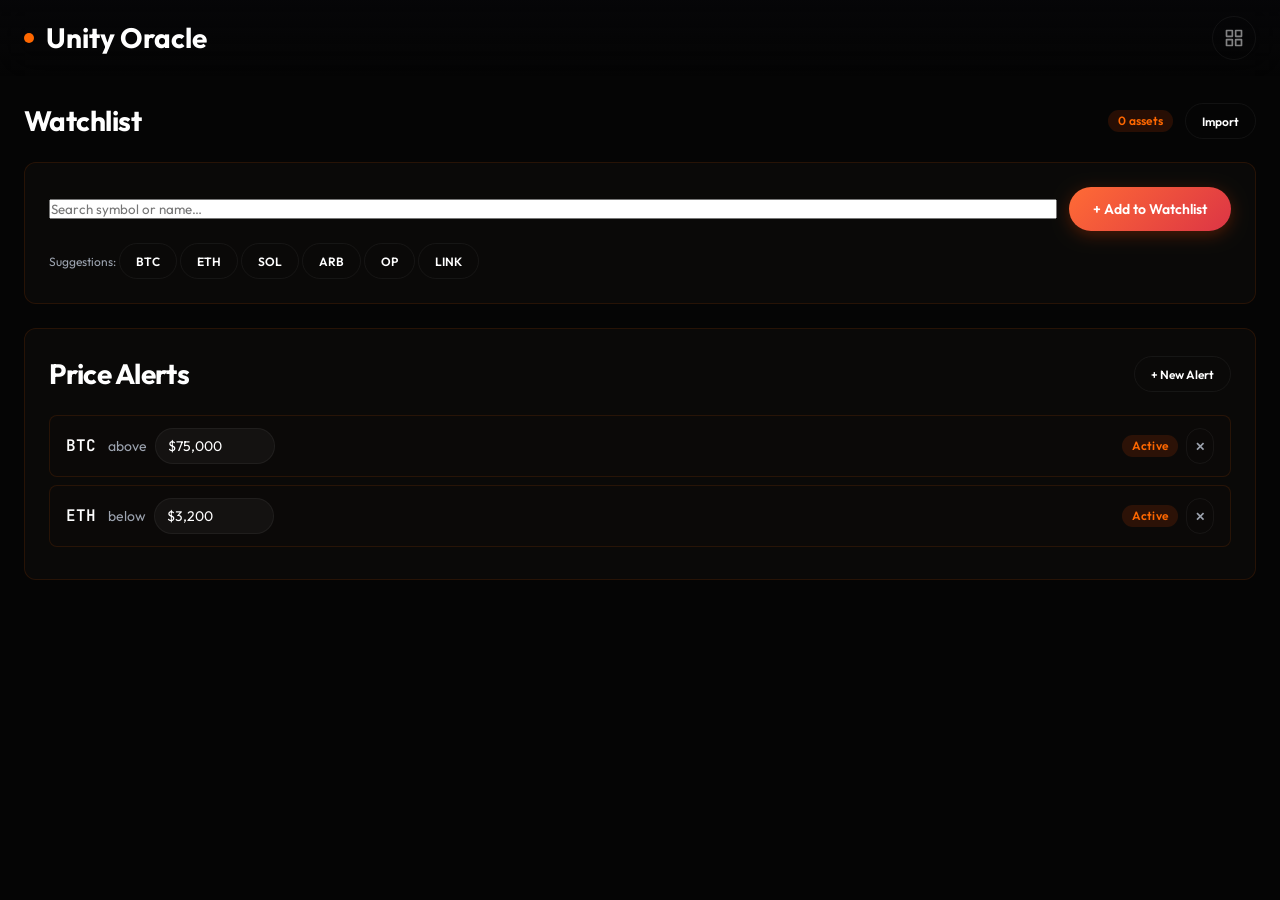
<file: mobile/watchlist.html>
<!doctype html>
<html lang="en">
<head>
  <meta charset="utf-8" />
  <meta name="viewport" content="width=device-width, initial-scale=1" />
  <title>Watchlist — Unity Oracle Aggregator</title>
  <link rel="preconnect" href="https://fonts.googleapis.com" />
  <link rel="preconnect" href="https://fonts.gstatic.com" crossorigin />
  <link href="https://fonts.googleapis.com/css2?family=Outfit:wght@300;500;600;700&family=JetBrains+Mono:wght@400;500;700&display=swap" rel="stylesheet" />
  <link rel="stylesheet" href="css/app.css" />
  <style>
    @import url('https://fonts.cdnfonts.com/css/cabinet-grotesk');
    .wl-card { padding: var(--space-6); }
    .wl-input-row { display: flex; gap: var(--space-3); align-items: center; flex-wrap: wrap; }
    .wl-input-row input { flex: 1; min-width: 200px; }
    .alert-row { display: flex; align-items: center; justify-content: space-between; padding: 12px 16px; margin-bottom: 8px; }
    .alert-row .price { font-family: var(--font-mono); font-size: var(--text-sm); }
    .price-target { display: flex; align-items: center; gap: var(--space-2); }
    .price-target input { width: 120px; padding: 6px 12px; background: rgba(255,255,255,0.04); border: 1px solid var(--border-glass); border-radius: var(--radius-pill); color: var(--fg); font-size: var(--text-sm); min-height: 36px; }
    .price-target input:focus { outline: none; border-color: var(--accent); }
    @media (max-width: 767px) { .wl-input-row input { min-width: 140px; } }
  </style>
</head>
<body class="bg-gradient">
  <nav class="nav-bar">
    <div class="logo">
      <span class="accent-dot"></span>
      Unity Oracle
      <div class="glass logo-dropdown" id="logoDropdown">
        <a href="profile.html" class="dd-item">
          <div class="dd-icon" style="background:linear-gradient(135deg,#5865F2,#7289da);color:#fff;">●</div>
          Profile
        </a>
        <a href="settings.html" class="dd-item">
          <div class="dd-icon" style="background:rgba(255,255,255,0.08);color:var(--fg-2);">⚙</div>
          Settings
        </a>
      </div>
    </div>
    <div class="nav-actions">
      <a href="index.html" style="display:flex;">
        <button class="icon-btn" title="All screens">
          <svg width="20" height="20" viewBox="0 0 24 24" fill="none" stroke="currentColor" stroke-width="2" stroke-linecap="round" stroke-linejoin="round"><rect x="3" y="3" width="7" height="7"/><rect x="14" y="3" width="7" height="7"/><rect x="14" y="14" width="7" height="7"/><rect x="3" y="14" width="7" height="7"/></svg>
        </button>
      </a>
    </div>
  </nav>

  <main class="page">
    <div class="section-header">
      <h2>Watchlist</h2>
      <div class="row gap-3">
        <span class="badge badge-accent" id="wlCount">3 assets</span>
        <button class="btn btn-ghost btn-sm">Import</button>
      </div>
    </div>

    <!-- Add asset -->
    <div class="glass wl-card" style="margin-bottom:var(--space-6);">
      <div class="wl-input-row">
        <input type="text" id="wlInput" placeholder="Search symbol or name…" />
        <button class="btn btn-primary btn-shine" id="wlAddBtn">+ Add to Watchlist</button>
      </div>
      <div style="margin-top:var(--space-3);">
        <span style="font-size:var(--text-xs);color:var(--muted);">Suggestions: </span>
        <button class="btn btn-ghost btn-sm suggest-token" data-symbol="BTC">BTC</button>
        <button class="btn btn-ghost btn-sm suggest-token" data-symbol="ETH">ETH</button>
        <button class="btn btn-ghost btn-sm suggest-token" data-symbol="SOL">SOL</button>
        <button class="btn btn-ghost btn-sm suggest-token" data-symbol="ARB">ARB</button>
        <button class="btn btn-ghost btn-sm suggest-token" data-symbol="OP">OP</button>
        <button class="btn btn-ghost btn-sm suggest-token" data-symbol="LINK">LINK</button>
      </div>
    </div>

    <!-- Watchlist entries -->
    <div id="wlList"></div>

    <!-- Price alerts section -->
    <div class="glass wl-card" style="margin-top:var(--space-6);">
      <div class="section-header">
        <h2>Price Alerts</h2>
        <button class="btn btn-ghost btn-sm">+ New Alert</button>
      </div>
      <div class="alert-row glass-sm">
        <div class="row gap-3">
          <span style="font-weight:600;font-family:var(--font-mono);">BTC</span>
          <span class="price-target">
            <span style="font-size:var(--text-sm);color:var(--muted);">above</span>
            <input type="text" value="$75,000" />
          </span>
        </div>
        <div class="row gap-2">
          <span class="badge badge-accent">Active</span>
          <button class="btn btn-ghost btn-sm" style="color:var(--muted);padding:4px 8px;">✕</button>
        </div>
      </div>
      <div class="alert-row glass-sm">
        <div class="row gap-3">
          <span style="font-weight:600;font-family:var(--font-mono);">ETH</span>
          <span class="price-target">
            <span style="font-size:var(--text-sm);color:var(--muted);">below</span>
            <input type="text" value="$3,200" />
          </span>
        </div>
        <div class="row gap-2">
          <span class="badge badge-accent">Active</span>
          <button class="btn btn-ghost btn-sm" style="color:var(--muted);padding:4px 8px;">✕</button>
        </div>
      </div>
    </div>
  </main>

  <script src="js/app.js"></script>
</body>
</html>
</file>
<file: mobile/css/app.css>
:root {
  /* Surfaces — warm near-black scale, matched to dashboard.unityacademy.io */
  --surface-0: #050505;
  --surface-1: #0a0908;
  --surface-2: #0c0a09;
  --surface-3: #141211;
  --bg: var(--surface-0);
  --surface: var(--surface-2);
  --surface-hover: var(--surface-3);
  --fg: #ffffff;
  --fg-2: rgba(255, 255, 255, 0.5);
  --muted: #9ca3af;
  --border: rgba(255, 255, 255, 0.06);
  --border-glass: rgba(255, 255, 255, 0.05);
  /* Brand + semantics — exact live values */
  --brand-orange: #fe6700;
  --brand-green: #22c55e;
  --brand-red: #ef4444;
  --accent: var(--brand-orange);
  --accent-hover: #ff7d24;
  --accent-glow: none;            /* real site has no glow — flat */
  --accent-wash: rgba(254, 103, 0, 0.10);
  --accent-hair: rgba(254, 103, 0, 0.12);
  --card-bg: rgba(12, 10, 9, 0.80);
  --positive: var(--brand-green);
  --positive-glow: none;
  --negative: var(--brand-red);
  --negative-glow: none;
  --violet: #8b5cf6;
  --amber: #f59e0b;
  --font-display: 'Outfit', 'Segoe UI', sans-serif;
  --font-body: 'Outfit', 'Inter', 'Segoe UI', sans-serif;
  --font-mono: 'JetBrains Mono', 'IBM Plex Mono', ui-monospace, monospace;
  --text-xs: 0.75rem;
  --text-sm: 0.875rem;
  --text-base: 1rem;
  --text-lg: 1.25rem;
  --text-xl: 1.75rem;
  --text-2xl: 2.5rem;
  --text-3xl: 3.5rem;
  --space-1: 4px;
  --space-2: 8px;
  --space-3: 12px;
  --space-4: 16px;
  --space-5: 20px;
  --space-6: 24px;
  --space-8: 32px;
  --space-10: 40px;
  --space-12: 48px;
  --radius-sm: 8px;
  --radius-md: 12px;
  --radius-lg: 16px;
  --radius-pill: 9999px;
  --motion-fast: 150ms;
  --motion-base: 250ms;
  --ease-out: cubic-bezier(0.16, 1, 0.3, 1);
  --ease-spring: cubic-bezier(0.34, 1.56, 0.64, 1);
}
*, *::before, *::after { box-sizing: border-box; margin: 0; padding: 0; }
html { font-size: 16px; -webkit-font-smoothing: antialiased; }
body {
  font-family: var(--font-body);
  background: var(--bg);
  color: var(--fg);
  line-height: 1.5;
  min-height: 100vh;
  overflow-x: hidden;
}
a { color: var(--accent); text-decoration: none; }
a:hover { color: var(--accent-hover); }
img { max-width: 100%; display: block; }
button { cursor: pointer; font-family: inherit; }
input, select, textarea { font-family: inherit; }

.bg-gradient { background: var(--surface-0); }

.glass {
  background: var(--card-bg);
  border: 1px solid var(--accent-hair);
  border-radius: var(--radius-md);
}
.glass-sm {
  background: var(--card-bg);
  border: 1px solid var(--accent-hair);
  border-radius: var(--radius-sm);
}

.btn {
  display: inline-flex; align-items: center; justify-content: center; gap: var(--space-2);
  padding: 10px 24px; font-size: var(--text-sm); font-weight: 600; border: none;
  border-radius: var(--radius-pill); transition: all var(--motion-fast) var(--ease-out);
  min-height: 44px; white-space: nowrap;
}
.btn:active { transform: scale(0.97); }
.btn-primary {
  background: linear-gradient(135deg, #ff6b35 0%, #dc3545 100%);
  color: #fff; box-shadow: 0 4px 16px oklch(0.62 0.22 42 / 0.3);
}
.btn-primary:hover { box-shadow: 0 6px 24px oklch(0.62 0.22 42 / 0.45); transform: translateY(-1px); }
.btn-highlight {
  background: linear-gradient(135deg, #ffc107 0%, #ff6b35 100%);
  color: #000; box-shadow: 0 4px 16px oklch(0.78 0.16 85 / 0.3);
}
.btn-highlight:hover { box-shadow: 0 6px 24px oklch(0.78 0.16 85 / 0.45); transform: translateY(-1px); }
.btn-ghost {
  background: transparent; color: var(--fg); border: 1px solid var(--border-glass);
}
.btn-ghost:hover { background: rgba(255, 255, 255, 0.06); border-color: var(--accent); }
.btn-sm { padding: 6px 16px; font-size: var(--text-xs); min-height: 36px; }

.field { display: flex; flex-direction: column; gap: var(--space-2); }
.field label { font-size: var(--text-sm); color: var(--fg-2); font-weight: 500; }
.field input, .field select, .field textarea {
  padding: 12px 16px; background: rgba(255, 255, 255, 0.04);
  border: 1px solid var(--border-glass); border-radius: var(--radius-lg);
  color: var(--fg); font-size: var(--text-base);
  transition: border-color var(--motion-fast) var(--ease-out), box-shadow var(--motion-fast) var(--ease-out);
  min-height: 44px;
}
.field input:focus, .field select:focus, .field textarea:focus {
  outline: none; border-color: var(--accent); box-shadow: 0 0 0 3px oklch(0.62 0.22 42 / 0.15);
}
.field input::placeholder { color: var(--muted); }

.toggle {
  position: relative; display: inline-flex; align-items: center;
  gap: var(--space-3); cursor: pointer; min-height: 44px;
}
.toggle input { position: absolute; opacity: 0; width: 0; height: 0; }
.toggle .track {
  width: 44px; height: 24px; background: rgba(255, 255, 255, 0.1);
  border-radius: var(--radius-pill); transition: background var(--motion-fast) var(--ease-out); flex-shrink: 0;
}
.toggle .track::after {
  content: ''; position: absolute; top: 2px; left: 2px;
  width: 20px; height: 20px; background: var(--fg);
  border-radius: 50%; transition: transform var(--motion-fast) var(--ease-out);
}
.toggle input:checked + .track { background: var(--accent); }
.toggle input:checked + .track::after { transform: translateX(20px); background: #fff; }

.badge {
  display: inline-flex; align-items: center; gap: 4px; padding: 2px 10px;
  font-size: var(--text-xs); font-weight: 600; border-radius: var(--radius-pill);
  letter-spacing: 0.02em;
}
.badge-positive { background: oklch(0.78 0.16 85 / 0.15); color: var(--positive); }
.badge-negative { background: oklch(0.50 0.22 25 / 0.15); color: var(--negative); }
.badge-accent { background: oklch(0.62 0.22 42 / 0.15); color: var(--accent); }
.badge-muted { background: rgba(255, 255, 255, 0.06); color: var(--muted); }
.badge-gold { background: oklch(0.78 0.16 85 / 0.15); color: var(--positive); }
.badge-premium {
  background: linear-gradient(135deg, #ffc107, #ff6b35);
  color: #000;
}

.nav-bar {
  position: sticky; top: 0; z-index: 100;
  display: flex; align-items: center; justify-content: space-between;
  padding: var(--space-4) var(--space-6);
  background: linear-gradient(180deg, rgba(6,6,8,0.95) 0%, rgba(6,6,8,0) 100%);
  backdrop-filter: blur(20px); -webkit-backdrop-filter: blur(20px);
}
.nav-bar .logo {
  font-family: var(--font-display); font-size: var(--text-xl);
  font-weight: 700; color: var(--fg);
  display: flex; align-items: center; gap: var(--space-3);
  cursor: pointer; user-select: none; position: relative;
}
.nav-bar .logo .accent-dot {
  width: 10px; height: 10px; background: var(--accent);
  border-radius: 50%; box-shadow: var(--accent-glow);
}
.logo-dropdown {
  display: none; position: absolute; top: calc(100% + 8px); left: 0;
  min-width: 210px; padding: var(--space-2); z-index: 300;
}
.logo-dropdown.open { display: block; }
.logo-dropdown .dd-item {
  display: flex; align-items: center; gap: var(--space-3);
  padding: 10px 14px; border-radius: var(--radius-sm);
  font-size: var(--text-sm); font-weight: 500; color: var(--fg-2);
  transition: all var(--motion-fast) var(--ease-out); text-decoration: none; cursor: pointer;
}
.logo-dropdown .dd-item:hover { background: rgba(255,255,255,0.06); color: var(--fg); }
.logo-dropdown .dd-divider { height: 1px; background: var(--border-glass); margin: var(--space-1) 0; }
.logo-dropdown .dd-item .dd-icon {
  width: 32px; height: 32px; display: grid; place-items: center;
  border-radius: var(--radius-sm); font-size: var(--text-base); flex-shrink: 0;
}
.nav-bar .nav-actions { display: flex; align-items: center; gap: var(--space-3); }
.nav-bar .nav-actions .icon-btn {
  width: 44px; height: 44px; display: grid; place-items: center;
  background: transparent; border: 1px solid var(--border-glass); border-radius: 50%;
  color: var(--fg-2); font-size: var(--text-lg);
  transition: all var(--motion-fast) var(--ease-out); position: relative;
}
.nav-bar .nav-actions .icon-btn:hover { background: rgba(255,255,255,0.06); border-color: var(--accent); color: var(--accent); }
.nav-bar .nav-actions .icon-btn .dot {
  position: absolute; top: 8px; right: 8px;
  width: 8px; height: 8px; background: var(--negative); border-radius: 50%;
}

.tab-bar {
  display: flex; gap: var(--space-1); padding: var(--space-2);
  background: rgba(255,255,255,0.04); border-radius: var(--radius-lg); overflow-x: auto;
}
.tab-bar .tab {
  padding: var(--space-2) var(--space-4); font-size: var(--text-sm); font-weight: 500;
  color: var(--muted); background: transparent; border: none; border-radius: var(--radius-sm);
  white-space: nowrap; transition: all var(--motion-fast) var(--ease-out); min-height: 40px;
}
.tab-bar .tab:hover { color: var(--fg-2); background: rgba(255,255,255,0.04); }
.tab-bar .tab.active { color: var(--fg); background: rgba(255,255,255,0.08); }

.stat-card { padding: var(--space-5); }
.stat-card .stat-label { font-size: var(--text-sm); color: var(--muted); margin-bottom: var(--space-1); font-weight: 500; }
.stat-card .stat-value { font-family: var(--font-mono); font-size: var(--text-2xl); font-weight: 700; letter-spacing: -0.02em; line-height: 1.1; }
.stat-card .stat-change { font-family: var(--font-mono); font-size: var(--text-sm); font-weight: 600; margin-top: var(--space-1); }
.stat-card .stat-change.up { color: var(--positive); }
.stat-card .stat-change.down { color: var(--negative); }

.data-table { width: 100%; border-collapse: collapse; }
.data-table th {
  text-align: left; padding: var(--space-3) var(--space-4);
  font-size: var(--text-xs); font-weight: 600; color: var(--muted);
  text-transform: uppercase; letter-spacing: 0.08em; border-bottom: 1px solid var(--border-glass);
}
.data-table td {
  padding: var(--space-3) var(--space-4); font-size: var(--text-sm);
  border-bottom: 1px solid rgba(255,255,255,0.03); white-space: nowrap;
}
.data-table tr:hover td { background: rgba(255,255,255,0.02); }
.data-table .mono { font-family: var(--font-mono); }
.data-table .up { color: var(--positive); }
.data-table .down { color: var(--negative); }

.section-header {
  display: flex; align-items: center; justify-content: space-between;
  margin-bottom: var(--space-5); flex-wrap: wrap; gap: var(--space-3);
}
.section-header h2 { font-family: var(--font-display); font-size: var(--text-xl); font-weight: 700; color: var(--fg); letter-spacing: -0.02em; }

.grid-2 { display: grid; grid-template-columns: repeat(2, 1fr); gap: var(--space-4); }
.grid-3 { display: grid; grid-template-columns: repeat(3, 1fr); gap: var(--space-4); }
.grid-4 { display: grid; grid-template-columns: repeat(4, 1fr); gap: var(--space-4); }
.stack { display: flex; flex-direction: column; }
.stack-4 > * + * { margin-top: var(--space-4); }
.stack-6 > * + * { margin-top: var(--space-6); }
.row { display: flex; align-items: center; }
.row-between { display: flex; align-items: center; justify-content: space-between; }
.gap-2 { gap: var(--space-2); }
.gap-3 { gap: var(--space-3); }
.gap-4 { gap: var(--space-4); }
.flex-wrap { flex-wrap: wrap; }

.page { max-width: 1400px; margin: 0 auto; padding: var(--space-6); }
.page-section { margin-bottom: var(--space-8); }

.square-grid { display: grid; grid-template-columns: 1fr 1fr; gap: var(--space-5); max-width: 800px; margin: 0 auto; }
.square-card {
  aspect-ratio: 1 / 1; padding: var(--space-6);
  display: flex; flex-direction: column; align-items: center; justify-content: center;
  text-align: center; transition: all var(--motion-base) var(--ease-out);
  text-decoration: none; color: inherit;
}
.square-card:hover { transform: translateY(-4px); border-color: oklch(0.62 0.22 42 / 0.3); box-shadow: 0 12px 40px rgba(0,0,0,0.3); }
.square-card .sq-icon {
  width: 64px; height: 64px; border-radius: var(--radius-md);
  display: grid; place-items: center; margin-bottom: var(--space-4); font-size: var(--text-2xl);
}
.square-card h3 { font-family: var(--font-display); font-size: var(--text-xl); font-weight: 700; margin-bottom: var(--space-2); }
.square-card p { font-size: var(--text-sm); color: var(--muted); line-height: 1.5; max-width: 220px; }
@media (max-width: 639px) {
  .square-grid { grid-template-columns: 1fr 1fr; gap: var(--space-3); }
  .square-card { padding: var(--space-4); }
  .square-card .sq-icon { width: 48px; height: 48px; font-size: var(--text-xl); }
  .square-card h3 { font-size: var(--text-base); }
  .square-card p { font-size: var(--text-xs); max-width: 140px; }
}

.analyst-header { display: flex; align-items: center; gap: var(--space-4); flex-wrap: wrap; margin-bottom: var(--space-6); }
.analyst-header h2 { font-family: var(--font-display); font-size: var(--text-2xl); font-weight: 700; }
.analyst-filters { display: flex; gap: var(--space-2); flex-wrap: wrap; }
.analyst-filters .filter-btn {
  padding: 6px 18px; font-size: var(--text-sm); font-weight: 500;
  background: transparent; border: 1px solid var(--border-glass); border-radius: var(--radius-pill);
  color: var(--muted); transition: all var(--motion-fast) var(--ease-out); min-height: 36px;
}
.analyst-filters .filter-btn:hover { border-color: var(--accent); color: var(--fg-2); }
.analyst-filters .filter-btn.active { background: oklch(0.62 0.22 42 / 0.15); border-color: var(--accent); color: var(--accent); }
.signal-card { padding: var(--space-5); margin-bottom: var(--space-4); }
.signal-card .signal-top { display: flex; align-items: flex-start; justify-content: space-between; margin-bottom: var(--space-4); gap: var(--space-3); }
.signal-card .signal-asset { display: flex; align-items: center; gap: var(--space-3); }
.signal-card .signal-asset .symbol { font-family: var(--font-mono); font-size: var(--text-lg); font-weight: 700; }
.signal-card .signal-body { display: grid; grid-template-columns: 1fr 1fr; gap: var(--space-4); }
.signal-card .signal-metric .label { font-size: var(--text-xs); color: var(--muted); text-transform: uppercase; letter-spacing: 0.06em; }
.signal-card .signal-metric .value { font-family: var(--font-mono); font-size: var(--text-base); font-weight: 600; margin-top: 2px; }
.signal-card .signal-reason { font-size: var(--text-sm); color: var(--fg-2); line-height: 1.5; margin-top: var(--space-4); padding-top: var(--space-4); border-top: 1px solid var(--border-glass); }
.sentiment-bar { display: flex; height: 6px; border-radius: 3px; overflow: hidden; margin-top: var(--space-3); }
.sentiment-bar .seg { height: 100%; }
@media (max-width: 767px) { .signal-card .signal-body { grid-template-columns: 1fr; } }

@keyframes pulse-glow { 0%, 100% { opacity: 1; } 50% { opacity: 0.6; } }
.pulse-glow { animation: pulse-glow 2s ease-in-out infinite; }

.btn-shine { position: relative; overflow: hidden; }
.btn-shine::after {
  content: ''; position: absolute; top: 0; left: -100%; width: 100%; height: 100%;
  background: linear-gradient(90deg, transparent, rgba(255,255,255,0.2), transparent);
  transition: left 0.5s;
}
.btn-shine:hover::after { left: 100%; }

@media (max-width: 1023px) {
  .grid-4 { grid-template-columns: repeat(2, 1fr); }
  .page { padding: var(--space-4); }
}
@media (max-width: 767px) {
  .grid-3, .grid-4 { grid-template-columns: 1fr; }
  .grid-2 { grid-template-columns: 1fr; }
  .nav-bar { padding: var(--space-3) var(--space-4); }
  .nav-bar .logo { font-size: var(--text-lg); }
  .tab-bar .tab { padding: var(--space-2) var(--space-3); font-size: var(--text-xs); }
  .stat-card .stat-value { font-size: var(--text-xl); }
  .section-header h2 { font-size: var(--text-lg); }
  .data-table { font-size: var(--text-xs); }
  .data-table th, .data-table td { padding: var(--space-2) var(--space-3); }
}

/* ─── Auth Overlay ─────────────────────────────── */
.auth-overlay {
  display: none; position: fixed; inset: 0; z-index: 900;
  background: rgba(6,6,8,0.85); backdrop-filter: blur(8px);
  align-items: center; justify-content: center;
}
.auth-overlay.open { display: flex; }
.auth-modal {
  width: 100%; max-width: 420px; padding: var(--space-8);
  text-align: center;
}
.auth-modal .auth-icon {
  width: 64px; height: 64px; border-radius: 50%;
  background: #5865F2; display: grid; place-items: center;
  margin: 0 auto var(--space-5); font-size: var(--text-2xl); color: #fff;
}
.auth-modal h2 { font-family: var(--font-display); font-size: var(--text-2xl); font-weight: 700; margin-bottom: var(--space-2); }
.auth-modal p { color: var(--muted); font-size: var(--text-sm); margin-bottom: var(--space-6); line-height: 1.5; }
.auth-modal .auth-benefits { text-align: left; margin-bottom: var(--space-6); }
.auth-modal .auth-benefits .benefit { display: flex; align-items: center; gap: var(--space-3); padding: 10px 0; font-size: var(--text-sm); color: var(--fg-2); }
.auth-modal .auth-benefits .benefit .check { width: 22px; height: 22px; border-radius: 50%; background: oklch(0.62 0.22 42 / 0.15); color: var(--accent); display: grid; place-items: center; flex-shrink: 0; font-size: var(--text-xs); }

/* ─── Notification Center Modal ────────────────── */
.notif-overlay {
  display: none; position: fixed; inset: 0; z-index: 800;
  background: rgba(6,6,8,0.5);
}
.notif-overlay.open { display: block; }
.notif-modal {
  position: fixed; top: 0; right: -420px; width: 420px; height: 100%;
  z-index: 801; padding: var(--space-5);
  display: flex; flex-direction: column;
  transition: right var(--motion-base) var(--ease-out);
}
.notif-modal.open { right: 0; }
.notif-modal .notif-head { display: flex; align-items: center; justify-content: space-between; margin-bottom: var(--space-4); flex-shrink: 0; }
.notif-modal .notif-head h3 { font-family: var(--font-display); font-size: var(--text-xl); font-weight: 700; }
.notif-modal .notif-cats { display: flex; gap: var(--space-1); margin-bottom: var(--space-4); flex-shrink: 0; overflow-x: auto; }
.notif-modal .notif-cats .nf-cat {
  padding: 4px 14px; font-size: var(--text-xs); font-weight: 500;
  background: rgba(255,255,255,0.04); border: 1px solid transparent; border-radius: var(--radius-pill);
  color: var(--muted); white-space: nowrap; cursor: pointer; transition: all var(--motion-fast);
}
.notif-modal .notif-cats .nf-cat:hover { border-color: var(--accent); color: var(--fg-2); }
.notif-modal .notif-cats .nf-cat.active { background: oklch(0.62 0.22 42 / 0.15); border-color: var(--accent); color: var(--accent); }
.notif-modal .notif-list { flex: 1; overflow-y: auto; display: flex; flex-direction: column; gap: var(--space-2); }
.notif-modal .notif-list .ni {
  padding: var(--space-4); cursor: pointer; transition: all var(--motion-fast);
  border-radius: var(--radius-sm); border: 1px solid transparent;
}
.notif-modal .notif-list .ni:hover { background: rgba(255,255,255,0.03); border-color: var(--border-glass); }
.notif-modal .notif-list .ni.unread { border-left: 3px solid var(--accent); background: oklch(0.62 0.22 42 / 0.04); }
.notif-modal .notif-list .ni .ni-top { display: flex; align-items: flex-start; justify-content: space-between; gap: var(--space-2); }
.notif-modal .notif-list .ni .ni-badge { font-size: var(--text-xs); padding: 1px 8px; border-radius: var(--radius-pill); font-weight: 600; }
.notif-modal .notif-list .ni .ni-time { font-size: var(--text-xs); color: var(--muted); white-space: nowrap; }
.notif-modal .notif-list .ni .ni-title { font-size: var(--text-sm); font-weight: 500; margin-top: 4px; }
.notif-modal .notif-list .ni .ni-desc { font-size: var(--text-xs); color: var(--fg-2); margin-top: 2px; line-height: 1.4; }
.notif-empty { text-align: center; padding: var(--space-10); color: var(--muted); font-size: var(--text-sm); }

/* ─── Analyst Grid + Profiles ─────────────────── */
.analyst-grid { display: grid; grid-template-columns: repeat(auto-fill, minmax(240px, 1fr)); gap: var(--space-3); margin-bottom: var(--space-6); }
.analyst-card {
  padding: var(--space-4); display: flex; align-items: center; gap: var(--space-3);
  cursor: pointer; transition: all var(--motion-fast) var(--ease-out); text-decoration: none;
}
.analyst-card:hover { border-color: oklch(0.62 0.22 42 / 0.3); background: rgba(255,255,255,0.02); }
.analyst-card .ac-avatar {
  width: 42px; height: 42px; border-radius: 50%; display: grid; place-items: center;
  font-size: var(--text-sm); font-weight: 700; color: #fff; flex-shrink: 0;
}
.analyst-card .ac-info { flex: 1; min-width: 0; }
.analyst-card .ac-info .ac-name { font-weight: 600; font-size: var(--text-sm); }
.analyst-card .ac-info .ac-role { font-size: var(--text-xs); color: var(--muted); }
.analyst-card .ac-info .ac-followers { font-size: var(--text-xs); color: var(--muted); }
.analyst-card.selected { border-color: var(--accent); box-shadow: 0 0 0 1px var(--accent); }
.analyst-card.auto-source { opacity: 0.8; }
.analyst-card.auto-source .ac-avatar { border-radius: var(--radius-sm); }
.analyst-card .ac-auto-badge { font-size: 9px; text-transform: uppercase; letter-spacing: 0.1em; color: var(--muted); margin-top: 2px; }

/* ─── Coin Detail Header ───────────────────────── */
.coin-header {
  display: flex; align-items: center; gap: var(--space-4);
  padding: var(--space-5); margin-bottom: var(--space-6); flex-wrap: wrap;
}
.coin-header .ch-icon {
  width: 48px; height: 48px; border-radius: var(--radius-sm);
  display: grid; place-items: center; font-size: var(--text-xl);
}
.coin-header .ch-info h2 { font-family: var(--font-display); font-size: var(--text-2xl); font-weight: 700; }
.coin-header .ch-info .ch-price { font-family: var(--font-mono); font-size: var(--text-lg); font-weight: 600; }
.coin-header .ch-info .ch-change { font-size: var(--text-sm); font-family: var(--font-mono); }
.coin-header .ch-stats { display: flex; gap: var(--space-6); margin-left: auto; }
.coin-header .ch-stats .chs { text-align: right; }
.coin-header .ch-stats .chs .chs-val { font-family: var(--font-mono); font-size: var(--text-base); font-weight: 600; }
.coin-header .ch-stats .chs .chs-label { font-size: var(--text-xs); color: var(--muted); }

/* ─── Subscription ─────────────────────────────── */
.sub-card { padding: var(--space-5); margin-bottom: var(--space-4); }
.sub-card .sub-tier { font-family: var(--font-display); font-size: var(--text-xl); font-weight: 700; }
.sub-card .sub-features { display: flex; flex-direction: column; gap: var(--space-2); margin: var(--space-4) 0; }
.sub-card .sub-features .sf { display: flex; align-items: center; gap: var(--space-2); font-size: var(--text-sm); color: var(--fg-2); }
.sub-card .sub-price { font-family: var(--font-mono); font-size: var(--text-3xl); font-weight: 700; }
.sub-card .sub-price .period { font-family: var(--font-body); font-size: var(--text-sm); font-weight: 400; color: var(--muted); }
.sub-divider { height: 1px; background: var(--border-glass); margin: var(--space-4) 0; }

/* ─── Portfolio Import Modal ───────────────────── */
.import-overlay {
  display: none; position: fixed; inset: 0; z-index: 900;
  background: rgba(6,6,8,0.85); backdrop-filter: blur(8px);
  align-items: center; justify-content: center;
}
.import-overlay.open { display: flex; }
.import-modal {
  width: 100%; max-width: 540px; padding: var(--space-6);
}
.import-modal .import-tabs { display: flex; gap: var(--space-2); margin-bottom: var(--space-5); }
.import-modal .import-tabs .it {
  flex: 1; padding: var(--space-3); text-align: center; font-size: var(--text-sm); font-weight: 600;
  background: rgba(255,255,255,0.04); border: 1px solid var(--border-glass); border-radius: var(--radius-sm);
  color: var(--muted); cursor: pointer; transition: all var(--motion-fast);
}
.import-modal .import-tabs .it.active { background: oklch(0.62 0.22 42 / 0.12); border-color: var(--accent); color: var(--accent); }
.import-modal .import-drop {
  border: 1px dashed var(--border-glass); border-radius: var(--radius-md);
  padding: var(--space-8); text-align: center; cursor: pointer; transition: border-color var(--motion-fast);
}
.import-modal .import-drop:hover { border-color: var(--accent); }
.import-modal .import-drop .id-icon { font-size: var(--text-3xl); margin-bottom: var(--space-3); }
.import-modal .import-preview { margin-top: var(--space-4); display: none; }
.import-modal .import-preview.show { display: block; }
.import-modal .import-preview table { width: 100%; }
.import-modal .import-preview table th { font-size: var(--text-xs); color: var(--muted); text-transform: uppercase; padding: var(--space-2); }
.import-modal .import-preview table td { font-size: var(--text-sm); padding: var(--space-2); border-top: 1px solid var(--border-glass); }

/* ─── Profile upgrades ──────────────────────────── */
.login-section { text-align: center; padding: var(--space-8); margin-bottom: var(--space-5); }
.login-section .login-icon { width: 64px; height: 64px; border-radius: 50%; background: #5865F2; display: grid; place-items: center; margin: 0 auto var(--space-4); }
.login-section h2 { font-family: var(--font-display); font-size: var(--text-xl); font-weight: 700; margin-bottom: var(--space-2); }
.login-section p { color: var(--muted); font-size: var(--text-sm); margin-bottom: var(--space-5); }
</file>
